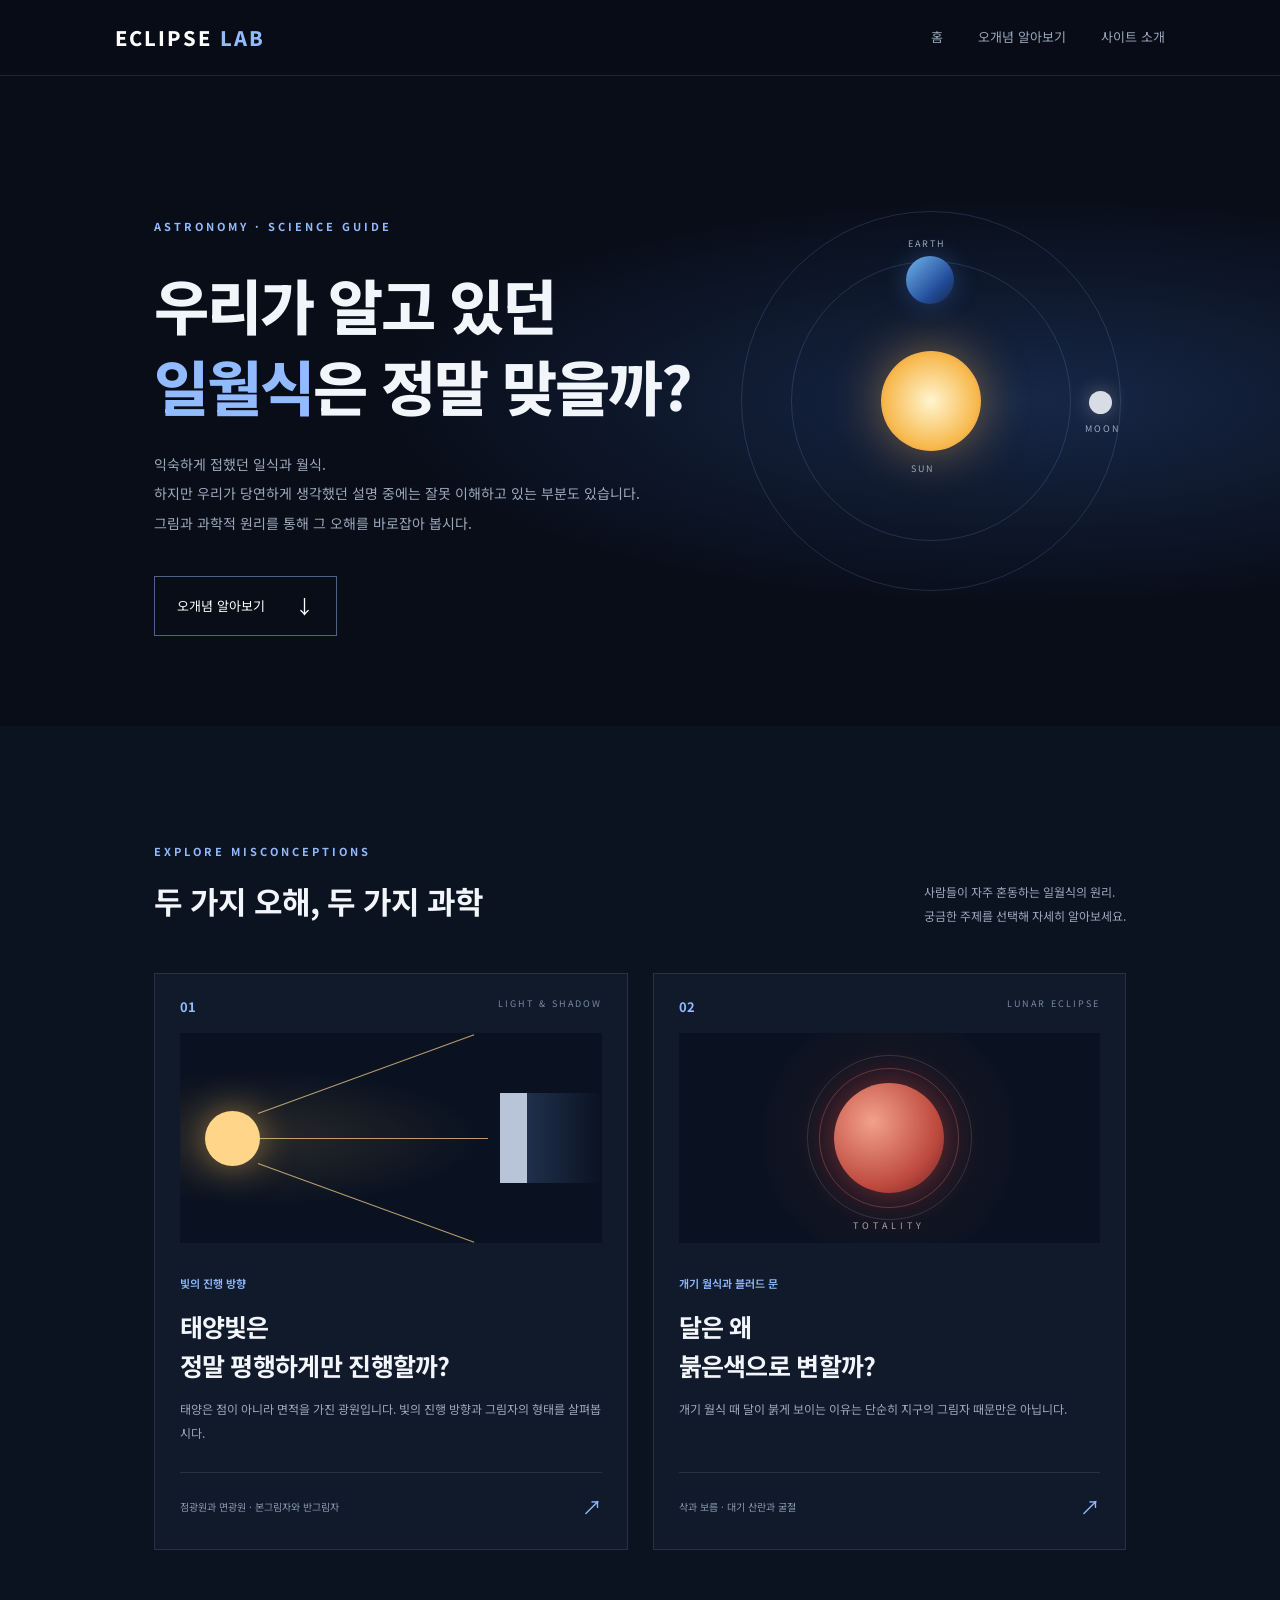
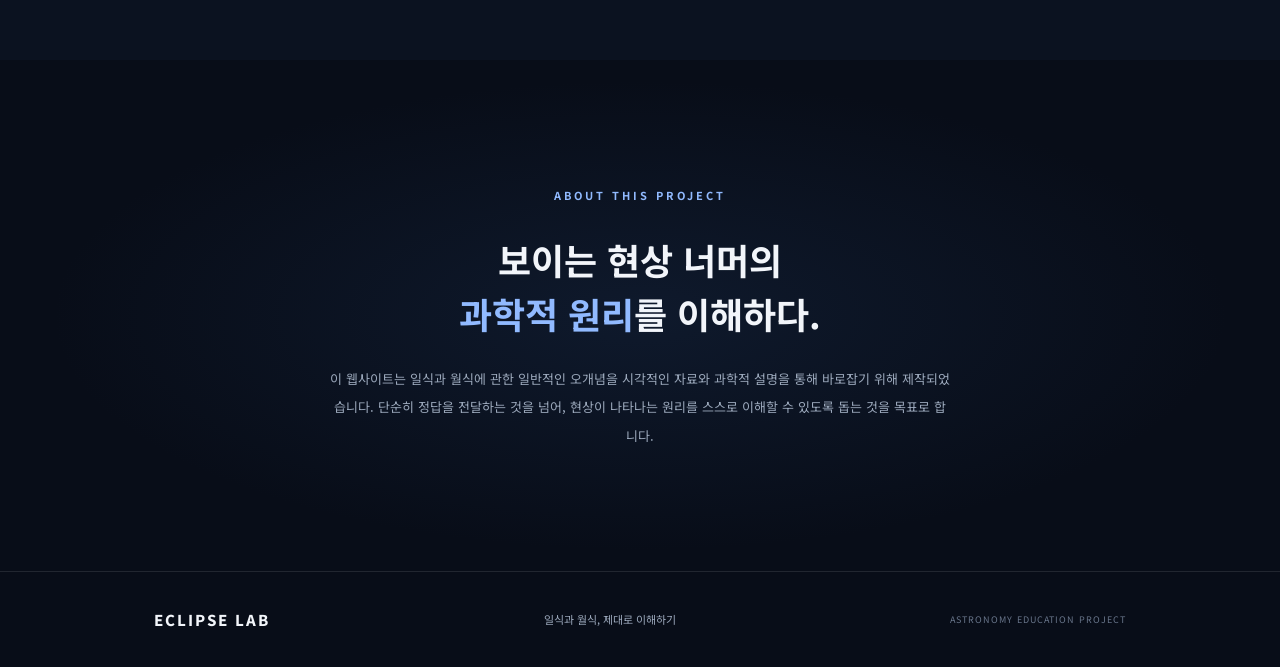
<file: index.html>
<!DOCTYPE html>
<html lang="ko">
<head>
    <meta charset="UTF-8">
    <meta name="viewport" content="width=device-width, initial-scale=1.0">
    <meta name="description" content="일식과 월식에 관한 잘못된 상식을 바로잡는 천문학 교육 웹사이트">
    <title>일월식, 제대로 알고 있나요?</title>
    <link rel="stylesheet" href="style.css">
</head>
<body>

    <!-- 헤더 -->
    <header class="header">
        <a href="#" class="logo">ECLIPSE <span>LAB</span></a>

        <nav class="navigation">
            <a href="#home">홈</a>
            <a href="#topics">오개념 알아보기</a>
            <a href="#about">사이트 소개</a>
        </nav>
    </header>

    <main>
        <!-- 메인 소개 영역 -->
        <section class="hero" id="home">
            <div class="hero-content">
                <span class="eyebrow">ASTRONOMY · SCIENCE GUIDE</span>

                <h1>
                    우리가 알고 있던<br>
                    <span>일월식</span>은 정말 맞을까?
                </h1>

                <p class="hero-description">
                    익숙하게 접했던 일식과 월식.<br>
                    하지만 우리가 당연하게 생각했던 설명 중에는
                    잘못 이해하고 있는 부분도 있습니다.<br>
                    그림과 과학적 원리를 통해 그 오해를 바로잡아 봅시다.
                </p>

                <a href="#topics" class="explore-button">
                    오개념 알아보기
                    <span>↓</span>
                </a>
            </div>

            <div class="hero-visual">
                <div class="orbit orbit-one"></div>
                <div class="orbit orbit-two"></div>
                <div class="sun"></div>
                <div class="earth"></div>
                <div class="moon"></div>
                <div class="visual-label label-sun">SUN</div>
                <div class="visual-label label-earth">EARTH</div>
                <div class="visual-label label-moon">MOON</div>
            </div>
        </section>

        <!-- 주제 카드 영역 -->
        <section class="topics-section" id="topics">

            <div class="section-heading">
                <div>
                    <span class="eyebrow">EXPLORE MISCONCEPTIONS</span>
                    <h2>두 가지 오해, 두 가지 과학</h2>
                </div>

                <p>
                    사람들이 자주 혼동하는 일월식의 원리.<br>
                    궁금한 주제를 선택해 자세히 알아보세요.
                </p>
            </div>

            <div class="card-container">

                <!-- 첫 번째 카드: 빛의 진행 방향 -->
                <a href="light.html"
                   class="topic-card light-card"
                   aria-label="빛의 진행 방향에 관한 오개념 알아보기">

                    <div class="card-top">
                        <span class="card-number">01</span>
                        <span class="card-category">LIGHT & SHADOW</span>
                    </div>

                    <div class="card-visual light-visual">
                        <div class="light-source"></div>
                        <div class="light-ray ray-one"></div>
                        <div class="light-ray ray-two"></div>
                        <div class="light-ray ray-three"></div>
                        <div class="shadow-object"></div>
                        <div class="shadow-area"></div>
                    </div>

                    <div class="card-content">
                        <span class="card-tag">빛의 진행 방향</span>

                        <h3>
                            태양빛은<br>
                            정말 평행하게만 진행할까?
                        </h3>

                        <p>
                            태양은 점이 아니라 면적을 가진 광원입니다.
                            빛의 진행 방향과 그림자의 형태를 살펴봅시다.
                        </p>

                        <div class="card-footer">
                            <span>점광원과 면광원 · 본그림자와 반그림자</span>
                            <span class="arrow">↗</span>
                        </div>
                    </div>
                </a>

                <!-- 두 번째 카드: 개기월식의 붉은색 -->
                <a href="lunar.html"
                   class="topic-card moon-card"
                   aria-label="개기 월식과 블러드 문에 관한 오개념 알아보기">

                    <div class="card-top">
                        <span class="card-number">02</span>
                        <span class="card-category">LUNAR ECLIPSE</span>
                    </div>

                    <div class="card-visual moon-visual">
                        <div class="eclipse-orbit"></div>
                        <div class="blood-moon"></div>
                        <div class="moon-glow"></div>
                        <span class="moon-visual-text">TOTALITY</span>
                    </div>

                    <div class="card-content">
                        <span class="card-tag">개기 월식과 블러드 문</span>

                        <h3>
                            달은 왜<br>
                            붉은색으로 변할까?
                        </h3>

                        <p>
                            개기 월식 때 달이 붉게 보이는 이유는
                            단순히 지구의 그림자 때문만은 아닙니다.
                        </p>

                        <div class="card-footer">
                            <span>삭과 보름 · 대기 산란과 굴절</span>
                            <span class="arrow">↗</span>
                        </div>
                    </div>
                </a>

            </div>
        </section>

        <!-- 사이트 소개 -->
        <section class="about-section" id="about">
            <span class="eyebrow">ABOUT THIS PROJECT</span>

            <h2>
                보이는 현상 너머의<br>
                <span>과학적 원리</span>를 이해하다.
            </h2>

            <p>
                이 웹사이트는 일식과 월식에 관한 일반적인 오개념을
                시각적인 자료와 과학적 설명을 통해 바로잡기 위해 제작되었습니다.
                단순히 정답을 전달하는 것을 넘어, 현상이 나타나는 원리를
                스스로 이해할 수 있도록 돕는 것을 목표로 합니다.
            </p>
        </section>

    </main>

    <!-- 푸터 -->
    <footer class="footer">
        <div class="footer-logo">ECLIPSE LAB</div>
        <p>일식과 월식, 제대로 이해하기</p>
        <span>ASTRONOMY EDUCATION PROJECT</span>
    </footer>

</body>
</html>
</file>
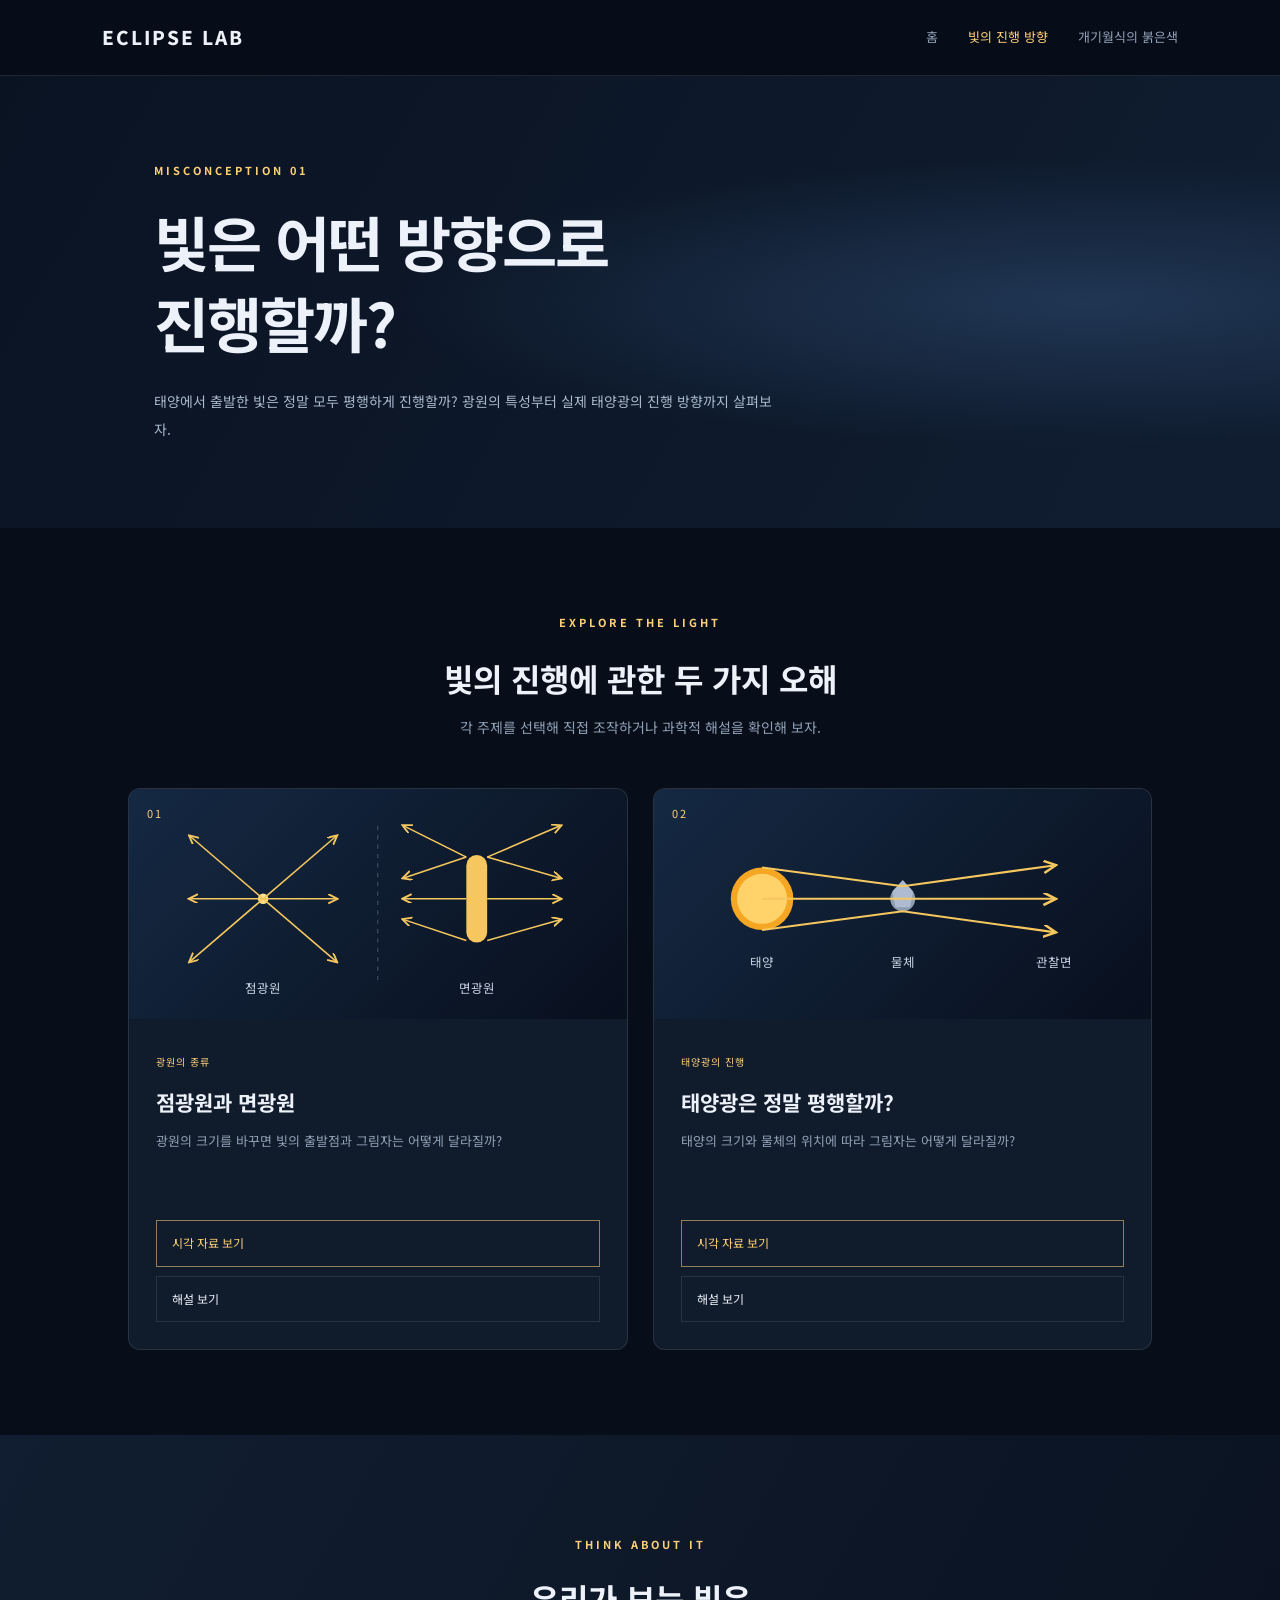
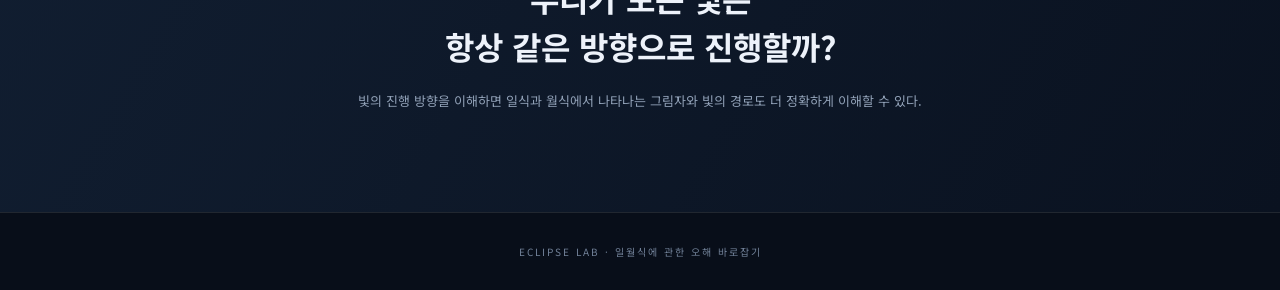
<file: light.html>
<!DOCTYPE html>
<html lang="ko">
<head>
  <meta charset="UTF-8">
  <meta name="viewport" content="width=device-width, initial-scale=1.0">
  <title>빛의 진행 방향 | 일월식 오해 바로잡기</title>

  <link rel="stylesheet" href="light.css">
  <script src="light.js" defer></script>
</head>

<body>
  <header class="site-header">
    <a href="index.html" class="logo">ECLIPSE LAB</a>

    <nav>
      <a href="index.html">홈</a>
      <a href="light.html" class="active">빛의 진행 방향</a>
      <a href="lunar.html">개기월식의 붉은색</a>
    </nav>
  </header>

  <main>
    <!-- 메인 소개 -->
    <section class="hero">
      <span class="eyebrow">MISCONCEPTION 01</span>

      <h1>
        빛은 어떤 방향으로<br>
        진행할까?
      </h1>

      <p>
        태양에서 출발한 빛은 정말 모두 평행하게 진행할까?
        광원의 특성부터 실제 태양광의 진행 방향까지 살펴보자.
      </p>
    </section>

    <!-- 주제 선택 -->
    <section class="content-section">
      <div class="section-heading">
        <span class="eyebrow">EXPLORE THE LIGHT</span>

        <h2>빛의 진행에 관한 두 가지 오해</h2>

        <p>
          각 주제를 선택해 직접 조작하거나 과학적 해설을 확인해 보자.
        </p>
      </div>

      <div class="topic-grid">

        <!-- 점광원과 면광원 -->
        <article class="topic-card">
          <div class="topic-number">01</div>

          <div class="topic-illustration source-illustration">
            <svg viewBox="0 0 400 190" role="img" aria-label="점광원과 면광원">

              <defs>
                <marker
                  id="cardRayArrow"
                  markerWidth="7"
                  markerHeight="7"
                  refX="5"
                  refY="3"
                  orient="auto"
                >
                  <path
                    d="M0 0 L6 3 L0 6"
                    fill="none"
                    stroke="#f5c75e"
                    stroke-width="1.2"
                  />
                </marker>
              </defs>

              <!-- 점광원 -->
              <circle cx="90" cy="90" r="5" fill="#ffe18a"/>

              <g
                stroke="#f5c75e"
                stroke-width="1.5"
                fill="none"
                marker-end="url(#cardRayArrow)"
              >
                <path d="M90 90 L20 30"/>
                <path d="M90 90 L20 90"/>
                <path d="M90 90 L20 150"/>
                <path d="M90 90 L160 30"/>
                <path d="M90 90 L160 90"/>
                <path d="M90 90 L160 150"/>
              </g>

              <line
                x1="200"
                y1="20"
                x2="200"
                y2="170"
                stroke="#43516a"
                stroke-dasharray="4 5"
              />

              <!-- 면광원 -->
              <rect
                x="285"
                y="48"
                width="20"
                height="84"
                rx="10"
                fill="#f5c75e"
              />

              <g
                stroke="#f5c75e"
                stroke-width="1.5"
                fill="none"
                marker-end="url(#cardRayArrow)"
              >
                <path d="M285 50 L225 20"/>
                <path d="M285 50 L225 70"/>
                <path d="M285 90 L225 90"/>
                <path d="M285 130 L225 110"/>
                <path d="M305 50 L375 20"/>
                <path d="M305 50 L375 70"/>
                <path d="M305 90 L375 90"/>
                <path d="M305 130 L375 110"/>
              </g>

              <text
                x="90"
                y="180"
                text-anchor="middle"
                fill="#c7d2e3"
                font-size="12"
              >
                점광원
              </text>

              <text
                x="295"
                y="180"
                text-anchor="middle"
                fill="#c7d2e3"
                font-size="12"
              >
                면광원
              </text>

            </svg>
          </div>

          <div class="topic-card-content">
            <span class="topic-category">광원의 종류</span>

            <h3>점광원과 면광원</h3>

            <p>
              광원의 크기를 바꾸면 빛의 출발점과 그림자는 어떻게 달라질까?
            </p>

            <div class="card-actions">
              <button
                class="primary-button"
                data-topic="source"
                data-action="visual"
              >
                시각 자료 보기
              </button>

              <button
                class="secondary-button"
                data-topic="source"
                data-action="explanation"
              >
                해설 보기
              </button>
            </div>
          </div>
        </article>

        <!-- 태양광의 진행 -->
        <article class="topic-card">
          <div class="topic-number">02</div>

          <div class="topic-illustration path-illustration">
            <svg viewBox="0 0 400 190" role="img" aria-label="태양에서 출발한 빛">

              <defs>
                <marker
                  id="cardPathArrow"
                  markerWidth="7"
                  markerHeight="7"
                  refX="5"
                  refY="3"
                  orient="auto"
                >
                  <path
                    d="M0 0 L6 3 L0 6"
                    fill="none"
                    stroke="#f5c75e"
                    stroke-width="1.2"
                  />
                </marker>
              </defs>

              <!-- 태양 -->
              <circle cx="65" cy="90" r="30" fill="#f5a623"/>
              <circle cx="65" cy="90" r="24" fill="#ffd36a"/>

              <!-- 물체 -->
              <circle cx="200" cy="90" r="12" fill="#8d9caf"/>

              <path
                d="M190 83 L200 72 L210 83 L207 98 L193 98 Z"
                fill="#aebbd0"
              />

              <!-- 광선 -->
              <g
                stroke="#f5c75e"
                stroke-width="2"
                fill="none"
                marker-end="url(#cardPathArrow)"
              >
                <path d="M65 60 L200 78 L345 58"/>
                <path d="M65 90 L200 90 L345 90"/>
                <path d="M65 120 L200 102 L345 122"/>
              </g>

              <text
                x="65"
                y="155"
                text-anchor="middle"
                fill="#c7d2e3"
                font-size="12"
              >
                태양
              </text>

              <text
                x="200"
                y="155"
                text-anchor="middle"
                fill="#c7d2e3"
                font-size="12"
              >
                물체
              </text>

              <text
                x="345"
                y="155"
                text-anchor="middle"
                fill="#c7d2e3"
                font-size="12"
              >
                관찰면
              </text>

            </svg>
          </div>

          <div class="topic-card-content">
            <span class="topic-category">태양광의 진행</span>

            <h3>태양광은 정말 평행할까?</h3>

            <p>
              태양의 크기와 물체의 위치에 따라 그림자는 어떻게 달라질까?
            </p>

            <div class="card-actions">
              <button
                class="primary-button"
                data-topic="path"
                data-action="visual"
              >
                시각 자료 보기
              </button>

              <button
                class="secondary-button"
                data-topic="path"
                data-action="explanation"
              >
                해설 보기
              </button>
            </div>
          </div>
        </article>

      </div>
    </section>

    <!-- 마무리 -->
    <section class="closing-section">
      <span class="eyebrow">THINK ABOUT IT</span>

      <h2>
        우리가 보는 빛은<br>
        항상 같은 방향으로 진행할까?
      </h2>

      <p>
        빛의 진행 방향을 이해하면 일식과 월식에서 나타나는 그림자와
        빛의 경로도 더 정확하게 이해할 수 있다.
      </p>
    </section>
  </main>

  <!-- 푸터 -->
  <footer>
    <p>ECLIPSE LAB · 일월식에 관한 오해 바로잡기</p>
  </footer>


  <!-- =====================================
       모달
  ====================================== -->

  <div
    class="modal"
    id="modal"
    aria-hidden="true"
  >

    <div
      class="modal-window"
      role="dialog"
      aria-modal="true"
      aria-labelledby="modalTitle"
    >

      <!-- 모달 헤더 -->
      <div class="modal-header">

        <div>
          <span class="eyebrow" id="modalEyebrow">
            EXPLORE
          </span>

          <h2 id="modalTitle">
            시각 자료
          </h2>
        </div>

        <button
          class="modal-close"
          id="modalClose"
          aria-label="닫기"
        >
          ×
        </button>

      </div>


      <!-- 모달 본문 -->
      <div class="modal-body">

        <!-- =================================
             시각 자료 영역
        ================================== -->

        <div
          id="visualContent"
          class="modal-content"
        >

          <!-- ---------------------------------
               실험 1: 점광원과 면광원
          ---------------------------------- -->

          <section
            class="visual-panel"
            id="sourcePanel"
            hidden
          >

            <div class="interactive-intro">

              <span class="learning-kicker">
                INTERACTIVE EXPERIMENT · 01
              </span>

              <h3>광원의 크기를 직접 바꿔 보자</h3>

              <p>
                광원 크기와 관찰면까지의 거리를 조절하며
                광선과 그림자의 변화를 확인해 봐.
              </p>

            </div>


            <!-- 광원 모드 선택 -->
            <div class="experiment-toolbar">

              <div
                class="segmented-buttons"
                role="group"
                aria-label="광원 모델 선택"
              >

                <button
                  class="mode-button active"
                  data-source-mode="extended"
                >
                  크기가 있는 광원
                </button>

                <button
                  class="mode-button"
                  data-source-mode="point"
                >
                  점광원 근사
                </button>

              </div>

            </div>


            <!-- 시뮬레이션 -->
            <div class="simulation-frame">

              <svg
                id="sourceSvg"
                viewBox="0 0 760 360"
                role="img"
                aria-label="광원에서 물체를 거쳐 관찰면에 도달하는 빛과 그림자"
              >

                <defs>
                  <linearGradient
                    id="sourceGlow"
                    x1="0"
                    x2="1"
                  >
                    <stop offset="0" stop-color="#ffd36a"/>
                    <stop offset="1" stop-color="#f5a623"/>
                  </linearGradient>
                </defs>

                <!-- 그림자 -->
                <g id="sourceShadow"></g>

                <!-- 광선 -->
                <g id="sourceRays"></g>

                <!-- 광원 -->
                <g id="sourceBody">

                  <rect
                    id="sourceEmitter"
                    x="70"
                    y="115"
                    width="18"
                    height="130"
                    rx="9"
                    fill="url(#sourceGlow)"
                  />

                  <circle
                    id="pointEmitter"
                    cx="79"
                    cy="180"
                    r="7"
                    fill="#ffe18a"
                    hidden
                  />

                </g>

                <!-- 물체 -->
                <rect
                  id="sourceObject"
                  x="350"
                  y="150"
                  width="18"
                  height="60"
                  rx="4"
                  fill="#aebbd0"
                />

                <!-- 관찰면 -->
                <line
                  x1="680"
                  y1="45"
                  x2="680"
                  y2="315"
                  stroke="#9baac0"
                  stroke-width="4"
                />

                <text
                  x="79"
                  y="335"
                  fill="#c7d2e3"
                  text-anchor="middle"
                  font-size="14"
                >
                  광원
                </text>

                <text
                  x="359"
                  y="335"
                  fill="#c7d2e3"
                  text-anchor="middle"
                  font-size="14"
                >
                  물체
                </text>

                <text
                  x="680"
                  y="335"
                  fill="#c7d2e3"
                  text-anchor="middle"
                  font-size="14"
                >
                  관찰면
                </text>

              </svg>

            </div>


            <!-- 실험 조절 -->
            <div class="experiment-controls">

              <!-- 광원 크기 -->
              <label
                class="control-row"
                for="sourceSize"
              >

                <span>광원 크기</span>

                <output id="sourceSizeValue">
                  100%
                </output>

                <input
                  id="sourceSize"
                  type="range"
                  min="0"
                  max="100"
                  value="100"
                />

              </label>


              <!-- 물체 위치 -->
              <label
                class="control-row"
                for="sourceObjectPosition"
              >

                <span>물체의 위치</span>

                <output id="sourceObjectPositionValue">
                  45%
                </output>

                <input
                  id="sourceObjectPosition"
                  type="range"
                  min="0"
                  max="100"
                  value="45"
                />

              </label>


              <!-- 광선 표시 -->
              <label
                class="control-row"
                for="sourceShowRays"
              >

                <span>빛의 경로 표시</span>

                <input
                  id="sourceShowRays"
                  type="checkbox"
                  checked
                />

              </label>


              <!-- 초기화 버튼: 항상 동일한 위치 -->
              <div class="experiment-actions">

                <button
                  class="secondary-button"
                  id="sourceReset"
                >
                  초기화
                </button>

              </div>

            </div>


            <!-- 실시간 관찰 내용 -->
            <p
              class="live-observation"
              id="sourceStatus"
              aria-live="polite"
            >
              광원의 크기를 바꿔 보세요.
            </p>

          </section>


          <!-- ---------------------------------
               실험 2: 태양광의 진행
          ---------------------------------- -->

          <section
            class="visual-panel"
            id="pathPanel"
            hidden
          >

            <div class="interactive-intro">

              <span class="learning-kicker">
                INTERACTIVE EXPERIMENT · 02
              </span>

              <h3>태양광은 얼마나 평행할까?</h3>

              <p>
                태양의 크기와 물체의 위치를 바꾸며
                실제 광선과 평행광선 근사를 비교해 봐.
              </p>

            </div>


            <!-- 광선 모드 선택 -->
            <div class="experiment-toolbar">

              <div
                class="segmented-buttons"
                role="group"
                aria-label="광선 모델 선택"
              >

                <button
                  class="mode-button active"
                  data-path-mode="actual"
                >
                  실제 태양광
                </button>

                <button
                  class="mode-button"
                  data-path-mode="parallel"
                >
                  평행광선 근사
                </button>

              </div>

            </div>


            <!-- 시뮬레이션 -->
            <div class="simulation-frame">

              <svg
                id="pathSvg"
                viewBox="0 0 760 360"
                role="img"
                aria-label="태양과 물체, 관찰면 및 광선의 진행"
              >

                <!-- 그림자 -->
                <g id="pathShadow"></g>

                <!-- 광선 -->
                <g id="pathRays"></g>

                <!-- 태양 -->
                <circle
                  cx="80"
                  cy="180"
                  r="42"
                  fill="#f5a623"
                />

                <circle
                  cx="80"
                  cy="180"
                  r="34"
                  fill="#ffd36a"
                />

                <!-- 물체 -->
                <rect
                  id="pathOccluder"
                  x="350"
                  y="150"
                  width="18"
                  height="60"
                  rx="4"
                  fill="#aebbd0"
                />

                <!-- 관찰면 -->
                <line
                  x1="680"
                  y1="45"
                  x2="680"
                  y2="315"
                  stroke="#9baac0"
                  stroke-width="4"
                />

                <text
                  x="80"
                  y="335"
                  fill="#c7d2e3"
                  text-anchor="middle"
                  font-size="14"
                >
                  태양
                </text>

                <text
                  x="359"
                  y="335"
                  fill="#c7d2e3"
                  text-anchor="middle"
                  font-size="14"
                >
                  물체
                </text>

                <text
                  x="680"
                  y="335"
                  fill="#c7d2e3"
                  text-anchor="middle"
                  font-size="14"
                >
                  관찰면
                </text>

              </svg>

            </div>


            <!-- 실험 조절 -->
            <div class="experiment-controls">

              <!-- 물체 위치 -->
              <label
                class="control-row"
                for="objectPosition"
              >

                <span>물체의 위치</span>

                <output id="objectPositionValue">
                  45%
                </output>

                <input
                  id="objectPosition"
                  type="range"
                  min="0"
                  max="100"
                  value="45"
                />

              </label>


              <!-- 태양 겉보기 크기 -->
              <label
                class="control-row"
                for="pathSourceSize"
              >

                <span>태양의 겉보기 크기</span>

                <output id="pathSourceSizeValue">
                  100%
                </output>

                <input
                  id="pathSourceSize"
                  type="range"
                  min="10"
                  max="100"
                  value="100"
                />

              </label>


              <!-- 광선 표시 -->
              <label
                class="control-row"
                for="showRays"
              >

                <span>빛의 경로 표시</span>

                <input
                  id="showRays"
                  type="checkbox"
                  checked
                />

              </label>


              <!-- 초기화 버튼: 항상 동일한 위치 -->
              <div class="experiment-actions">

                <button
                  class="secondary-button"
                  id="pathReset"
                >
                  초기화
                </button>

              </div>

            </div>


            <!-- 실시간 관찰 내용 -->
            <p
              class="live-observation"
              id="pathDescription"
              aria-live="polite"
            >
              물체의 위치를 바꿔 보세요.
            </p>

          </section>

        </div>


        <!-- =================================
             과학적 해설 영역
        ================================== -->

        <div
          id="explanationContent"
          class="modal-content"
          hidden
        >

          <!-- 점광원과 면광원 해설 -->
          <section
            class="explanation-content"
            id="sourceExplanation"
            hidden
          >

            <span class="eyebrow">
              CONCEPT 01 · EXPLANATION
            </span>

            <h3>점광원과 면광원</h3>

            <h4>1. 점광원</h4>

            <p>
              점광원은 빛이 하나의 점에서 출발한다고 이상화한 광원이다.
              광원의 크기를 무시할 수 있을 때 사용하며, 한 점에서
              모든 방향으로 빛을 방출한다고 생각한다.
            </p>

            <p>
              점광원에서 출발한 빛은 모든 방향으로 퍼져 나가며,
              거리가 멀어질수록 빛이 도달하는 면적이 넓어진다.
              따라서 단위 면적에 도달하는 빛의 양은 거리의 제곱에
              반비례한다. 이를 역제곱 법칙이라고 한다.
            </p>


            <h4>2. 면광원</h4>

            <p>
              면광원은 점과 달리 일정한 크기를 가진 광원이다.
              광원의 모든 지점에서 각각 빛이 방출되므로,
              하나의 점이 아니라 여러 지점에서 출발한 광선을
              함께 고려해야 한다.
            </p>

            <p>
              예를 들어 태양은 크기가 있는 천체이므로 면광원이다.
              태양의 위쪽 끝과 아래쪽 끝에서 출발한 빛은
              서로 다른 방향으로 진행할 수 있다.
            </p>


            <h4>3. 그림자의 형성</h4>

            <p>
              점광원 앞에 불투명한 물체를 놓으면 물체가 빛을 가리는
              영역에 그림자가 생긴다. 점광원은 하나의 점에서 빛이
              출발한다고 가정하므로, 그림자의 경계가 뚜렷하게 나타나며
              이상적인 모형에서는 본그림자만 형성된다.
            </p>

            <p>
              반면 면광원에서는 광원의 각 지점에서 출발한 빛이
              서로 다른 경로로 진행한다. 이때 물체가 광원 전체를
              가리는 영역에는 본그림자가 생기고, 광원의 일부에서
              출발한 빛만 도달하는 영역에는 반그림자가 생긴다.
            </p>


            <h4>4. 본그림자와 반그림자</h4>

            <p>
              본그림자는 광원의 어느 지점에서 출발한 빛도 도달하지
              못하는 영역이다. 반그림자는 광원의 일부에서 출발한
              빛은 도달하지만 나머지 빛은 물체에 가려지는 영역이다.
              따라서 본그림자는 어둡고, 반그림자는 상대적으로 밝게 보인다.
            </p>


            <div class="concept-highlight">
              <strong>핵심 정리</strong>
              <p>
                점광원은 하나의 점에서 빛이 출발한다고 가정하는 모델로,
                뚜렷한 본그림자를 만든다. 면광원은 광원의 여러 지점에서
                빛이 출발하므로 본그림자뿐 아니라 반그림자도 형성할 수 있다.
              </p>
            </div>

          </section>


          <!-- 태양광 해설 -->
          <section
            class="explanation-content"
            id="pathExplanation"
            hidden
          >

            <span class="eyebrow">
              CONCEPT 02 · EXPLANATION
            </span>

            <h3>태양광은 정말 평행할까?</h3>

            <h4>1. 태양은 면광원</h4>

            <p>
              태양은 유한한 크기를 가진 천체이므로 점이 아니라
              면광원으로 취급한다. 태양 표면의 서로 다른 지점에서
              출발한 빛은 지구에 도달할 때 완전히 같은 방향을
              갖지 않는다.
            </p>

            <p>
              태양의 위쪽 끝과 아래쪽 끝에서 출발한 빛은
              서로 다른 방향으로 진행한다. 따라서 실제 태양광은
              완벽하게 평행한 광선이 아니라 조금씩 다른 방향을 가진다.
            </p>


            <h4>2. 평행광선 근사</h4>

            <p>
              태양과 지구 사이의 거리는 태양의 지름에 비해 매우 크다.
              따라서 지구 부근에서 태양의 서로 다른 지점으로부터
              온 광선 사이의 방향 차이는 작다.
            </p>

            <p>
              이 때문에 많은 상황에서는 실제 광선의 방향 차이를
              무시하고 태양광을 서로 평행한 광선으로 근사한다.
              이렇게 하면 빛의 진행과 그림자의 형성을 더 간단하게
              설명할 수 있다.
            </p>


            <h4>3. 태양광과 그림자</h4>

            <p>
              태양은 면광원이기 때문에 태양광이 물체에 가려지면
              본그림자와 반그림자가 형성될 수 있다.
              태양의 위쪽 끝과 아래쪽 끝에서 출발한 광선이
              서로 다른 경로로 진행하기 때문이다.
            </p>


            <h4>4. 모형을 해석할 때 주의할 점</h4>

            <p>
              평행광선은 실제 태양광이 수학적으로 완벽한 평행선이라는
              뜻이 아니다. 실제 광선의 발산이 작기 때문에
              계산과 설명을 단순화하기 위해 사용하는 근사 모형이다.
            </p>


            <div class="concept-highlight">
              <strong>핵심 정리</strong>
              <p>
                태양은 크기가 있는 면광원이므로 태양 표면의 각 지점에서
                출발한 빛은 서로 조금씩 다른 방향으로 진행한다.
                다만 태양과 지구 사이의 거리가 매우 멀기 때문에
                지구 부근에서는 태양광을 평행광선으로 근사할 수 있다.
              </p>
            </div>

          </section>

        </div>

      </div>


      <!-- 모달 하단 -->
      <div class="modal-footer">

        <button
          class="secondary-button"
          id="modalBottomClose"
        >
          닫기
        </button>

      </div>

    </div>

  </div>

</body>
</html>
</file>
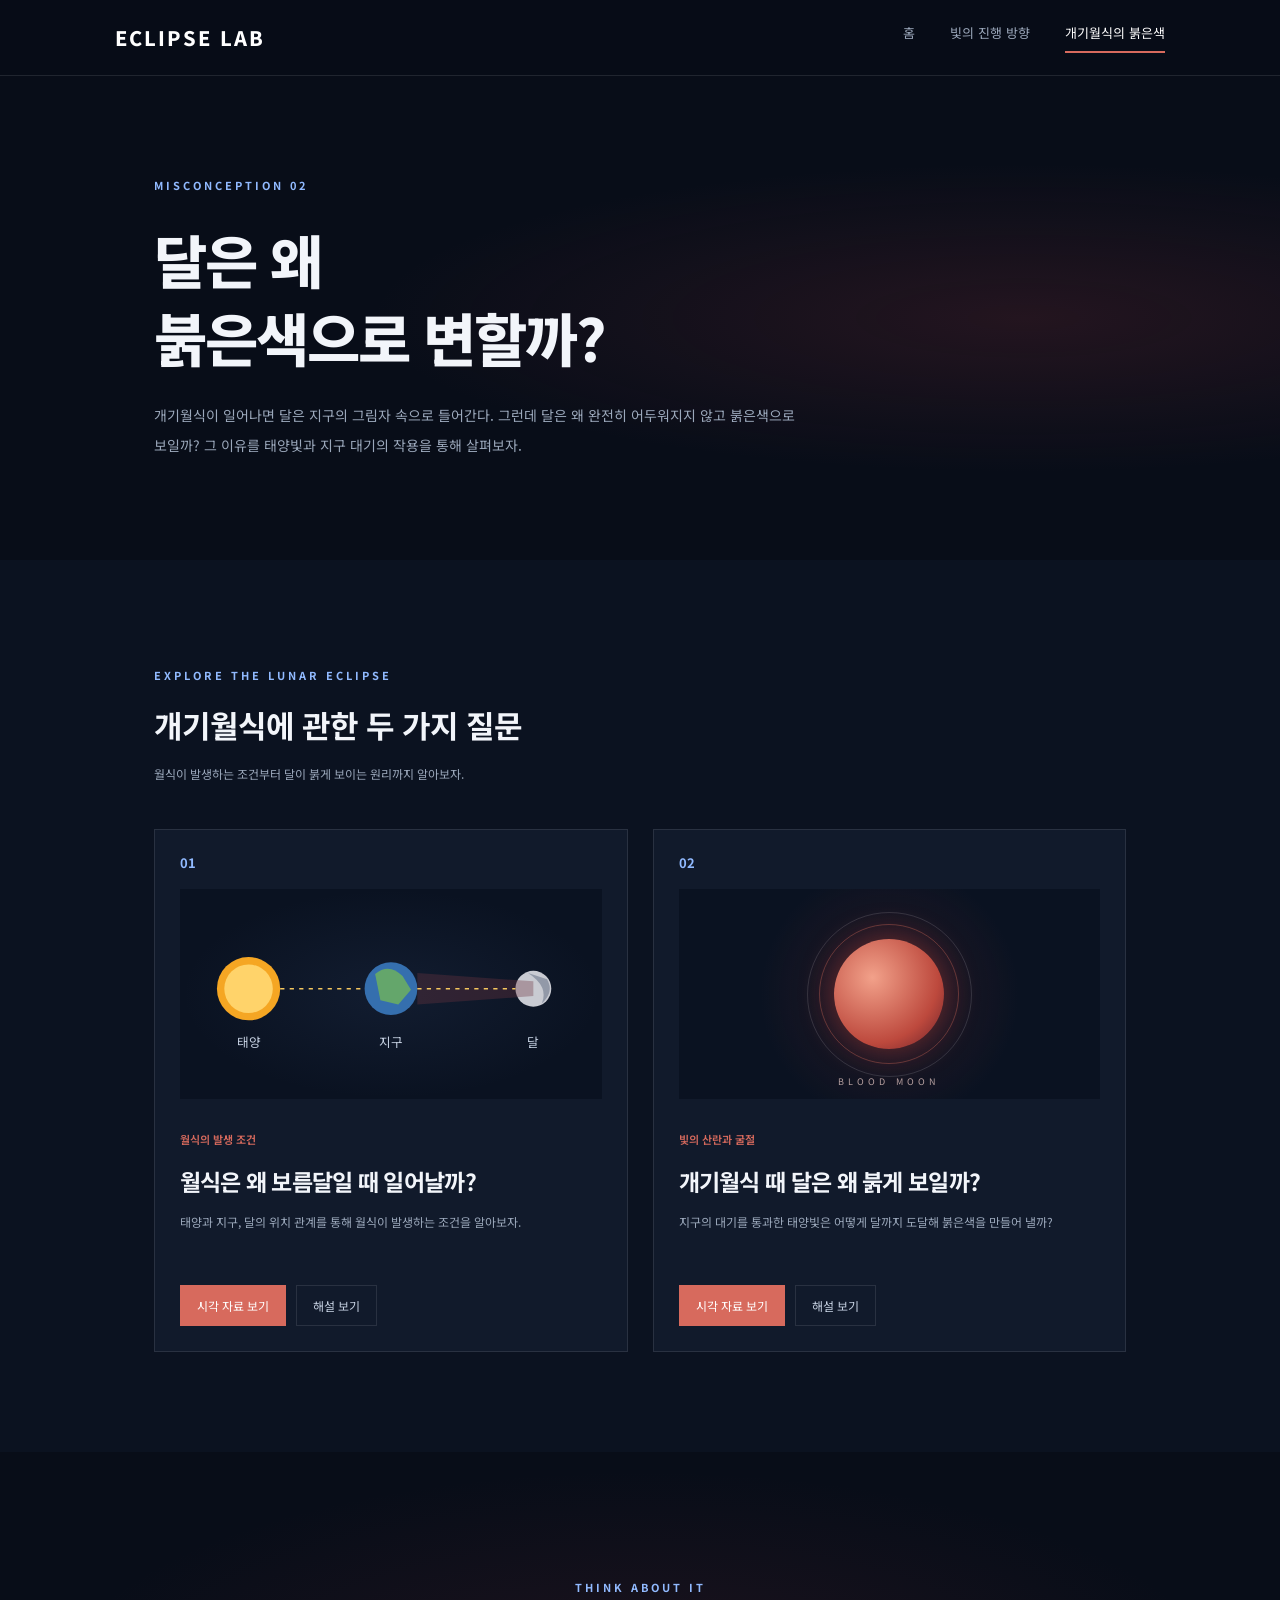
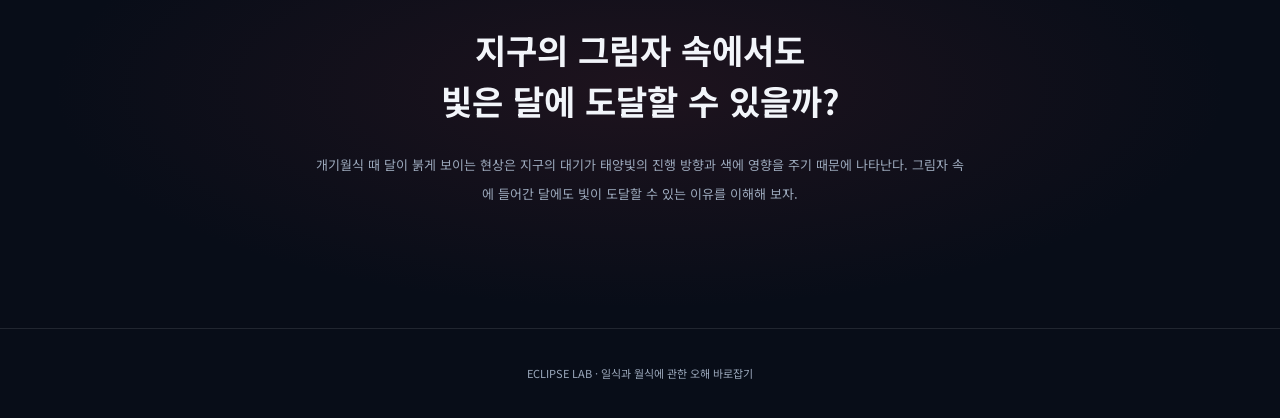
<file: lunar.html>
<!DOCTYPE html>
<html lang="ko">
<head>
    <meta charset="UTF-8">
    <meta name="viewport" content="width=device-width, initial-scale=1.0">
    <meta name="description" content="개기월식 때 달이 붉게 보이는 과학적 원리를 알아보는 천문학 교육 페이지">
    <title>개기월식의 붉은색 | ECLIPSE LAB</title>

    <link rel="stylesheet" href="lunar.css">
    <script src="lunar.js" defer></script>
</head>

<body>

    <header class="site-header">
        <a href="index.html" class="logo">ECLIPSE LAB</a>

        <nav>
            <a href="index.html">홈</a>
            <a href="light.html">빛의 진행 방향</a>
            <a href="lunar.html" class="active">개기월식의 붉은색</a>
        </nav>
    </header>

    <main>

        <section class="hero">
            <span class="eyebrow">MISCONCEPTION 02</span>

            <h1>
                달은 왜<br>
                붉은색으로 변할까?
            </h1>

            <p>
                개기월식이 일어나면 달은 지구의 그림자 속으로 들어간다.
                그런데 달은 왜 완전히 어두워지지 않고 붉은색으로 보일까?
                그 이유를 태양빛과 지구 대기의 작용을 통해 살펴보자.
            </p>
        </section>

        <section class="content-section">

            <div class="section-heading">
                <span class="eyebrow">EXPLORE THE LUNAR ECLIPSE</span>

                <h2>개기월식에 관한 두 가지 질문</h2>

                <p>
                    월식이 발생하는 조건부터 달이 붉게 보이는 원리까지 알아보자.
                </p>
            </div>

            <div class="topic-grid">

                <article class="topic-card">

                    <div class="topic-number">01</div>

                    <div class="topic-illustration alignment-illustration">

                        <svg viewBox="0 0 400 190"
                             role="img"
                             aria-label="태양과 지구, 달이 일직선으로 배열된 모습">

                            <circle cx="65" cy="90" r="30" fill="#f5a623"/>
                            <circle cx="65" cy="90" r="23" fill="#ffd36a"/>

                            <circle cx="200" cy="90" r="25" fill="#356fae"/>
                            <path d="M185 76 Q198 65 211 78 L219 91 L207 105 L190 101 Z"
                                  fill="#64a66b"/>

                            <circle cx="335" cy="90" r="17" fill="#c9cbd2"/>
                            <path d="M330 75 Q350 88 343 104 Q355 93 348 81 Z"
                                  fill="#9299a8"/>

                            <path d="M225 75 L335 83 L335 97 L225 105 Z"
                                  fill="#6d3540"
                                  opacity="0.35"/>

                            <path d="M95 90 H175 M225 90 H318"
                                  stroke="#f5c75e"
                                  stroke-width="1.5"
                                  stroke-dasharray="4 5"/>

                            <text x="65" y="145" text-anchor="middle"
                                  fill="#c7d2e3" font-size="12">태양</text>
                            <text x="200" y="145" text-anchor="middle"
                                  fill="#c7d2e3" font-size="12">지구</text>
                            <text x="335" y="145" text-anchor="middle"
                                  fill="#c7d2e3" font-size="12">달</text>

                        </svg>

                    </div>

                    <div class="topic-card-content">

                        <span class="topic-category">월식의 발생 조건</span>

                        <h3>월식은 왜 보름달일 때 일어날까?</h3>

                        <p>
                            태양과 지구, 달의 위치 관계를 통해
                            월식이 발생하는 조건을 알아보자.
                        </p>

                        <div class="card-actions">

                            <button class="primary-button"
                                    data-topic="alignment"
                                    data-action="visual">
                                시각 자료 보기
                            </button>

                            <button class="secondary-button"
                                    data-topic="alignment"
                                    data-action="explanation">
                                해설 보기
                            </button>

                        </div>

                    </div>

                </article>

                <article class="topic-card">

                    <div class="topic-number">02</div>

                    <div class="topic-illustration redmoon-illustration">

                        <div class="redmoon-orbit"></div>
                        <div class="redmoon-glow"></div>
                        <div class="redmoon"></div>

                        <div class="redmoon-label">BLOOD MOON</div>

                    </div>

                    <div class="topic-card-content">

                        <span class="topic-category">빛의 산란과 굴절</span>

                        <h3>개기월식 때 달은 왜 붉게 보일까?</h3>

                        <p>
                            지구의 대기를 통과한 태양빛은 어떻게
                            달까지 도달해 붉은색을 만들어 낼까?
                        </p>

                        <div class="card-actions">

                            <button class="primary-button"
                                    data-topic="redmoon"
                                    data-action="visual">
                                시각 자료 보기
                            </button>

                            <button class="secondary-button"
                                    data-topic="redmoon"
                                    data-action="explanation">
                                해설 보기
                            </button>

                        </div>

                    </div>

                </article>

            </div>
        </section>

        <section class="closing-section">

            <span class="eyebrow">THINK ABOUT IT</span>

            <h2>
                지구의 그림자 속에서도<br>
                빛은 달에 도달할 수 있을까?
            </h2>

            <p>
                개기월식 때 달이 붉게 보이는 현상은
                지구의 대기가 태양빛의 진행 방향과 색에 영향을 주기 때문에 나타난다.
                그림자 속에 들어간 달에도 빛이 도달할 수 있는 이유를 이해해 보자.
            </p>

        </section>

    </main>

    <footer>
        <p>ECLIPSE LAB · 일식과 월식에 관한 오해 바로잡기</p>
    </footer>

    <div class="modal" id="modal" aria-hidden="true">

        <div class="modal-window"
             role="dialog"
             aria-modal="true"
             aria-labelledby="modalTitle">

            <div class="modal-header">

                <div>
                    <span class="eyebrow" id="modalEyebrow">
                        EXPLORE
                    </span>

                    <h2 id="modalTitle">시각 자료</h2>
                </div>

                <button class="modal-close"
                        id="modalClose"
                        aria-label="닫기">
                    ×
                </button>

            </div>

            <div class="modal-body">

                <div id="visualContent" class="modal-content">

                    <section class="visual-panel"
                             id="alignmentPanel"
                             hidden>

                        <div class="interactive-intro">

                            <span class="learning-kicker">
                                INTERACTIVE MODEL · 01
                            </span>

                            <h3>태양, 지구, 달의 위치를 살펴보자</h3>

                            <p>
                                달의 위치를 움직이며 지구의 그림자에
                                들어가는 위치와 월식의 관계를 확인해 보자.
                            </p>

                        </div>

                        <div class="simulation-frame">

                            <svg id="alignmentSvg"
                                 viewBox="0 0 760 390"
                                 role="img"
                                 aria-label="태양과 지구, 달의 위치에 따른 월식 시뮬레이션">

                                <defs>
                                    <radialGradient id="sunGradient">
                                        <stop offset="0%" stop-color="#fff3c0"/>
                                        <stop offset="70%" stop-color="#ffd36a"/>
                                        <stop offset="100%" stop-color="#e58b32"/>
                                    </radialGradient>
                                </defs>

                                <g class="stars">
                                    <circle cx="510" cy="55" r="1.5"/>
                                    <circle cx="620" cy="100" r="1"/>
                                    <circle cx="470" cy="310" r="1.5"/>
                                    <circle cx="710" cy="270" r="1"/>
                                    <circle cx="390" cy="70" r="1"/>
                                </g>

                                <circle cx="80" cy="195" r="43"
                                        fill="url(#sunGradient)"/>

                                <g id="alignmentSunlight"
                                   stroke="#f5c75e"
                                   stroke-width="1.5"
                                   opacity="0.55">

                                    <path d="M123 152 L310 145"/>
                                    <path d="M123 195 L310 195"/>
                                    <path d="M123 238 L310 245"/>

                                </g>

                                <g id="earthShadow">

                                    <path d="M380 160 L720 175 L720 215 L380 230 Z"
                                          fill="#171c2a"
                                          opacity="0.9"/>

                                    <path d="M380 174 L720 186 L720 204 L380 216 Z"
                                          fill="#080b13"
                                          opacity="0.95"/>

                                </g>

                                <circle cx="350" cy="195" r="38"
                                        fill="#326ca8"/>

                                <path d="M330 166
                                         Q348 151 362 172
                                         L375 185
                                         L363 205
                                         L345 216
                                         L326 197 Z"
                                      fill="#62a56b"/>

                                <path d="M350 157
                                         Q374 167 383 190
                                         Q365 177 350 157"
                                      fill="#8cc7e8"
                                      opacity="0.5"/>

                                <g id="alignmentMoon">

                                    <circle cx="610" cy="195" r="16"
                                            fill="#d7d9e0"/>

                                    <circle cx="604" cy="189" r="4"
                                            fill="#a6aab5"/>

                                    <circle cx="615" cy="201" r="3"
                                            fill="#a6aab5"/>

                                </g>

                                <path d="M350 195 H690"
                                      stroke="#64748b"
                                      stroke-width="1"
                                      stroke-dasharray="4 7"
                                      fill="none"/>

                                <g fill="#c7d2e3" font-size="14">

                                    <text x="80" y="285"
                                          text-anchor="middle">태양</text>

                                    <text x="350" y="285"
                                          text-anchor="middle">지구</text>

                                    <text x="610" y="285"
                                          text-anchor="middle">달</text>

                                </g>

                                <text x="530" y="335"
                                      fill="#91baff"
                                      font-size="13"
                                      text-anchor="middle"
                                      id="alignmentResult">
                                    달의 위치를 움직여 보세요.
                                </text>

                            </svg>

                        </div>

                        <div class="experiment-controls">

                            <label class="control-row"
                                   for="moonPosition">

                                <span>달의 위치</span>

                                <output id="moonPositionValue">
                                    80%
                                </output>

                                <input type="range"
                                       id="moonPosition"
                                       min="0"
                                       max="100"
                                       value="80">

                            </label>

                            <div class="experiment-actions">

                                <button class="secondary-button"
                                        id="alignmentReset">
                                    초기화
                                </button>

                            </div>

                        </div>

                        <p class="live-observation"
                           id="alignmentStatus"
                           aria-live="polite">
                            달의 위치를 움직여 보세요.
                        </p>

                        <p class="model-note">
                            ※ 태양·지구·달의 크기와 거리는 실제 비율이 아닌
                            원리를 설명하기 위한 개략적인 모형입니다.
                        </p>

                    </section>

                    <section class="visual-panel"
                             id="redmoonPanel"
                             hidden>

                        <div class="interactive-intro">

                            <span class="learning-kicker">
                                INTERACTIVE MODEL · 02
                            </span>

                            <h3>지구 대기를 통과하는 빛</h3>

                            <p>
                                지구 대기의 효과를 켜고 끄거나,
                                파란빛과 붉은빛의 경로를 각각 비교해 보자.
                            </p>

                        </div>

                        <div class="simulation-frame">

                            <svg id="redmoonSvg"
                                 viewBox="0 0 760 420"
                                 role="img"
                                 aria-label="지구 대기에서 산란되고 굴절되어 달에 도달하는 태양빛">

                                <defs>

                                    <radialGradient id="earthGradient">
                                        <stop offset="0%" stop-color="#4b8fc5"/>
                                        <stop offset="100%" stop-color="#17365f"/>
                                    </radialGradient>

                                    <linearGradient id="atmosphereGradient"
                                                    x1="0" x2="1">

                                        <stop offset="0%"
                                              stop-color="#4c9edc"
                                              stop-opacity="0.08"/>

                                        <stop offset="100%"
                                              stop-color="#4c9edc"
                                              stop-opacity="0.7"/>

                                    </linearGradient>

                                    <radialGradient id="moonRedGradient">

                                        <stop offset="0%"
                                              stop-color="#f2a18a"/>

                                        <stop offset="70%"
                                              stop-color="#c34b3e"/>

                                        <stop offset="100%"
                                              stop-color="#70232d"/>

                                    </radialGradient>

                                </defs>

                                <circle cx="155" cy="345" r="100"
                                        fill="url(#earthGradient)"/>

                                <g id="atmosphereLayer">

                                    <path d="M75 285
                                             Q155 205 235 285"
                                          fill="none"
                                          stroke="#62b8ef"
                                          stroke-width="17"
                                          opacity="0.35"/>

                                    <path d="M70 280
                                             Q155 190 240 280"
                                          fill="none"
                                          stroke="#a0d9ff"
                                          stroke-width="2"
                                          opacity="0.7"/>

                                </g>

                                <circle cx="65" cy="55" r="28"
                                        fill="#ffd36a"/>

                                <text x="65" y="105"
                                      fill="#c7d2e3"
                                      font-size="13"
                                      text-anchor="middle">
                                    태양빛
                                </text>

                                <circle cx="635" cy="110" r="42"
                                        fill="url(#moonRedGradient)"
                                        id="redMoonTarget"/>

                                <circle cx="635" cy="110" r="52"
                                        fill="none"
                                        stroke="#df796b"
                                        stroke-width="1"
                                        opacity="0.4"/>

                                <text x="635" y="180"
                                      fill="#c7d2e3"
                                      font-size="13"
                                      text-anchor="middle">
                                    달
                                </text>

                                <g id="redLightPaths">

                                    <path id="redRay"
                                          d="M85 75 L115 235 Q155 245 195 230 L600 125"
                                          stroke="#f07855"
                                          stroke-width="4"
                                          fill="none"
                                          stroke-linecap="round"/>

                                    <path id="blueRay"
                                          d="M85 75 L115 235"
                                          stroke="#65baff"
                                          stroke-width="3"
                                          fill="none"
                                          stroke-dasharray="7 5"/>

                                    <path id="blueScatter"
                                          d="M115 235 L75 205 M115 235 L145 190 M115 235 L170 250 M115 235 L85 270"
                                          stroke="#65baff"
                                          stroke-width="2"
                                          fill="none"/>

                                </g>

                                <g id="redmoonAnnotations"
                                   fill="#c7d2e3"
                                   font-size="12">

                                    <text x="280" y="225">
                                        대기를 통과한 붉은빛
                                    </text>

                                    <text x="185" y="285">
                                        산란된 빛
                                    </text>

                                    <path d="M430 164 L470 153"
                                          stroke="#f07855"
                                          stroke-width="2"
                                          fill="none"/>

                                    <path d="M465 146 L474 152 L462 159"
                                          stroke="#f07855"
                                          stroke-width="2"
                                          fill="none"/>

                                </g>

                            </svg>

                        </div>

                        <div class="experiment-controls">

                            <label class="control-row"
                                   for="atmosphereEffect">

                                <span>지구 대기 효과 ON / OFF</span>

                                <input type="checkbox"
                                       id="atmosphereEffect"
                                       checked>

                            </label>

                            <label class="control-row"
                                   for="showBlueLight">

                                <span>산란되는 파란빛 표시</span>

                                <input type="checkbox"
                                       id="showBlueLight"
                                       checked>

                            </label>

                            <label class="control-row"
                                   for="showRedLight">

                                <span>대기를 통과하는 붉은빛 표시</span>

                                <input type="checkbox"
                                       id="showRedLight"
                                       checked>

                            </label>

                            <div class="experiment-actions">

                                <button class="secondary-button"
                                        id="redmoonReset">
                                    초기화
                                </button>

                            </div>

                        </div>

                        <p class="live-observation"
                           id="redmoonStatus"
                           aria-live="polite">
                            두 빛의 경로를 비교해 보세요.
                        </p>

                        <p class="model-note">
                            ※ 실제 빛은 여러 방향으로 산란되고 대기에서 굴절됩니다.
                            이 그림은 주요 원리를 단순화한 모형입니다.
                        </p>

                    </section>

                </div>

                <div id="explanationContent"
                     class="modal-content"
                     hidden>

                    <section class="explanation-content"
                             id="alignmentExplanation"
                             hidden>

                        <span class="eyebrow">
                            CONCEPT 01 · EXPLANATION
                        </span>

                        <h3>월식은 왜 보름달일 때 일어날까?</h3>

                        <h4>1. 삭·망과 일식·월식은 서로 다른 개념</h4>

                        <p>
                            삭과 망은 달의 모양과 밝은 부분이 지구에서
                            어떻게 보이는지를 나타내는 달의 위상이다.
                            반면 일식과 월식은 태양빛이 다른 천체에 가려지는 현상이다.
                            따라서 삭이나 망 자체가 일식이나 월식을 의미하는 것은 아니다.
                        </p>

                        <p>
                            삭은 달이 태양과 지구 사이에 놓이는 위상으로,
                            이때는 일식이 일어날 수 있는 위치 관계가 만들어진다.
                            망은 달이 지구를 기준으로 태양의 반대편에 놓이는 위상으로,
                            월식이 일어날 수 있는 위치 관계가 만들어진다.
                        </p>

                        <p>
                            하지만 달의 공전 궤도면은 지구의 공전 궤도면에 대해
                            기울어져 있다. 따라서 모든 삭에 일식이 발생하거나
                            모든 망에 월식이 발생하는 것은 아니다.
                        </p>

                        <h4>2. 월식의 발생 조건</h4>

                        <p>
                            월식은 태양과 달 사이에 지구가 위치하여
                            지구의 그림자가 달에 드리워지는 현상이다.
                            따라서 태양-지구-달 순서로 천체가 배열되어야 하며,
                            세 천체가 대체로 일직선에 놓여야 한다.
                        </p>

                        <h4>3. 지구의 그림자와 달</h4>

                        <p>
                            달이 지구의 그림자에 들어가면 월식이 발생한다.
                            이때 태양에서 직접 오는 빛은 지구에 가려지지만,
                            지구의 대기를 통과한 일부 태양광은 굴절되어
                            그림자 영역 안쪽으로 들어갈 수 있다.
                        </p>

                        <h4>4. 왜 보름달일까?</h4>

                        <p>
                            보름달은 지구를 기준으로 태양과 반대 방향에
                            달이 위치할 때 관찰된다. 따라서 태양-지구-달 순서로
                            배열되는 월식의 기본적인 위치 관계와 일치한다.
                        </p>

                        <h4>5. 모든 보름달에 월식이 발생할까?</h4>

                        <p>
                            달의 공전 궤도면은 지구의 공전 궤도면에 대해
                            약 5도 기울어져 있다. 따라서 대부분의 보름달은
                            지구 그림자의 위쪽이나 아래쪽을 지나간다.
                            달이 두 궤도면이 만나는 부근에서 보름달이 될 때
                            월식이 발생할 수 있다.
                        </p>

                        <div class="concept-highlight">
                            <strong>핵심 정리</strong>
                            <p>
                                삭과 망은 달의 위상이고, 일식과 월식은 빛이 가려지는 현상이다.
                                월식은 태양-지구-달 순서로 배열되고
                                달이 지구의 그림자에 들어갈 때 발생한다.
                                다만 달의 공전 궤도가 기울어져 있기 때문에
                                모든 보름달에 월식이 일어나는 것은 아니다.
                            </p>
                        </div>

                    </section>

                    <section class="explanation-content"
                             id="redmoonExplanation"
                             hidden>

                        <span class="eyebrow">
                            CONCEPT 02 · EXPLANATION
                        </span>

                        <h3>개기월식 때 달은 왜 붉게 보일까?</h3>

                        <h4>1. 지구의 그림자 속에 들어간 달</h4>

                        <p>
                            개기월식은 달 전체가 지구의 본그림자에 들어가는
                            현상이다. 태양에서 직접 오는 빛은 지구에 가려지지만,
                            지구의 대기를 통과한 일부 태양광은 굴절되어
                            본그림자 안쪽으로 들어갈 수 있다.
                        </p>

                        <h4>2. 빛의 파장과 산란</h4>

                        <p>
                            태양광은 여러 파장의 빛으로 이루어져 있으며,
                            빛의 파장에 따라 대기에서 산란되는 정도가 다르다.
                            파장이 짧은 푸른색 대역의 빛은 상대적으로
                            산란이 많이 일어나고, 파장이 긴 붉은색 대역의 빛은
                            상대적으로 적게 산란된다.
                        </p>

                        <div class="wavelength-comparison">

                            <div class="wavelength-item blue">
                                <span class="wavelength-line"></span>
                                <div>
                                    <strong>파란빛</strong>
                                    <p>짧은 파장 · 상대적으로 강한 산란</p>
                                </div>
                            </div>

                            <div class="wavelength-item red">
                                <span class="wavelength-line"></span>
                                <div>
                                    <strong>붉은빛</strong>
                                    <p>긴 파장 · 상대적으로 약한 산란</p>
                                </div>
                            </div>

                        </div>

                        <h4>3. 대기를 통과하는 태양광</h4>

                        <p>
                            태양광이 지구 대기를 비스듬히 통과하는 과정에서
                            파란빛은 여러 방향으로 많이 산란된다.
                            이 과정에서 산란된 빛은 원래 진행 방향에서 벗어나므로
                            달에 도달하는 빛에는 붉은색 성분이 상대적으로 많이 남는다.
                        </p>

                        <p>
                            붉은빛은 지구 대기를 통과하면서 굴절되어
                            지구의 본그림자 안쪽으로 들어가 달에 도달한다.
                        </p>

                        <h4>4. 달 표면에서 반사되는 빛</h4>

                        <p>
                            지구 대기를 통과한 붉은빛은 달 표면에 도달하여 반사된다.
                            반사된 빛이 다시 지구의 관측자에게 도달하기 때문에
                            우리는 개기월식 중인 달을 붉은색으로 관찰할 수 있다.
                        </p>

                        <div class="concept-highlight">
                            <strong>핵심 정리</strong>
                            <p>
                                지구 대기에서 파란빛은 상대적으로 많이 산란되고,
                                붉은빛은 상대적으로 덜 산란된다.
                                대기를 통과하며 굴절된 붉은빛이 달에 도달하고,
                                달 표면에서 반사된 빛이 우리 눈에 들어오기 때문에
                                개기월식 때 달이 붉게 보인다.
                            </p>
                        </div>

                    </section>

                </div>

            </div>

            <div class="modal-footer">

                <button class="secondary-button"
                        id="modalBottomClose">
                    닫기
                </button>

            </div>

        </div>

    </div>

</body>
</html>
</file>
<file: style.css>
@import url('https://fonts.googleapis.com/css2?family=Noto+Sans+KR:wght@300;400;500;600;700;800&display=swap');

:root {
    --background: #080d18;
    --surface: #111a2b;
    --surface-light: #18243a;
    --text: #f2f5fa;
    --muted: #9ba8bb;
    --accent: #91baff;
    --border: rgba(255,255,255,0.1);
}

* {
    margin: 0;
    padding: 0;
    box-sizing: border-box;
}

html {
    scroll-behavior: smooth;
}

body {
    background: var(--background);
    color: var(--text);
    font-family: 'Noto Sans KR', sans-serif;
    line-height: 1.7;
}

/* HEADER */

.header {
    height: 76px;
    padding: 0 9%;
    display: flex;
    justify-content: space-between;
    align-items: center;
    border-bottom: 1px solid var(--border);
    background: rgba(8,13,24,0.9);
    position: sticky;
    top: 0;
    z-index: 100;
    backdrop-filter: blur(15px);
}

.logo {
    color: white;
    font-size: 20px;
    font-weight: 800;
    letter-spacing: 2px;
    text-decoration: none;
}

.logo span {
    color: var(--accent);
}

.navigation {
    display: flex;
    gap: 35px;
}

.navigation a {
    color: var(--muted);
    font-size: 13px;
    text-decoration: none;
    transition: 0.2s;
}

.navigation a:hover {
    color: white;
}

/* HERO */

.hero {
    min-height: 650px;
    padding: 100px 12% 55px;
    position: relative;
    display: flex;
    align-items: center;
    overflow: hidden;
    background:
        radial-gradient(ellipse at 80% 50%, #172747 0%, transparent 45%),
        var(--background);
}

.hero-content {
    position: relative;
    z-index: 2;
    max-width: 580px;
}

.eyebrow {
    color: var(--accent);
    font-size: 11px;
    font-weight: 700;
    letter-spacing: 3px;
}

.hero h1 {
    font-size: clamp(38px, 5vw, 60px);
    line-height: 1.35;
    margin: 25px 0;
    font-weight: 800;
    letter-spacing: -2px;
}

.hero h1 span {
    color: var(--accent);
}

.hero-description {
    color: var(--muted);
    font-size: 14px;
    line-height: 2.1;
}

.explore-button {
    display: inline-flex;
    gap: 30px;
    align-items: center;
    margin-top: 38px;
    padding: 13px 22px;
    border: 1px solid rgba(145,186,255,0.5);
    color: white;
    text-decoration: none;
    font-size: 13px;
    transition: 0.25s;
}

.explore-button:hover {
    background: var(--accent);
    color: #080d18;
}

.explore-button span {
    font-size: 19px;
}

/* HERO PLANETS */

.hero-visual {
    width: 390px;
    height: 390px;
    position: absolute;
    right: 12%;
    top: 50%;
    transform: translateY(-50%);
}

.orbit {
    position: absolute;
    border: 1px solid rgba(145,186,255,0.17);
    border-radius: 50%;
    top: 50%;
    left: 50%;
    transform: translate(-50%, -50%);
}

.orbit-one {
    width: 280px;
    height: 280px;
}

.orbit-two {
    width: 380px;
    height: 380px;
}

.sun {
    width: 100px;
    height: 100px;
    position: absolute;
    top: 145px;
    left: 145px;
    border-radius: 50%;
    background: radial-gradient(circle, #fff5cf, #f7b94e 65%, #db7536);
    box-shadow: 0 0 50px rgba(255,181,74,0.45);
}

.earth {
    width: 48px;
    height: 48px;
    position: absolute;
    top: 50px;
    left: 170px;
    border-radius: 50%;
    background: linear-gradient(135deg, #70b5ed, #244e9a 65%, #10264b);
    box-shadow: 0 0 25px rgba(78,144,240,0.3);
}

.moon {
    width: 23px;
    height: 23px;
    position: absolute;
    right: 14px;
    top: 185px;
    border-radius: 50%;
    background: #d8dce5;
    box-shadow: 0 0 20px rgba(255,255,255,0.3);
}

.visual-label {
    position: absolute;
    color: #9ba8bb;
    font-size: 9px;
    letter-spacing: 2px;
}

.label-sun {
    top: 255px;
    left: 175px;
}

.label-earth {
    top: 30px;
    left: 172px;
}

.label-moon {
    top: 215px;
    right: 5px;
}

/* TOPIC SECTION */

.topics-section {
    padding: 110px 12%;
    background: #0b1220;
}

.section-heading {
    display: flex;
    justify-content: space-between;
    align-items: flex-end;
    margin-bottom: 45px;
}

.section-heading h2 {
    font-size: 31px;
    margin-top: 12px;
    letter-spacing: -1px;
}

.section-heading p {
    color: var(--muted);
    font-size: 12px;
    line-height: 2;
}

/* CARDS */

.card-container {
    display: grid;
    grid-template-columns: repeat(2, minmax(0, 1fr));
    gap: 25px;
}

.topic-card {
    background: var(--surface);
    border: 1px solid var(--border);
    cursor: pointer;
    overflow: hidden;
    transition: transform 0.3s, border-color 0.3s;
}

.topic-card:hover {
    transform: translateY(-8px);
    border-color: rgba(145,186,255,0.55);
}

.topic-card:focus-visible {
    outline: 2px solid var(--accent);
    outline-offset: 4px;
}

.card-top {
    padding: 22px 25px 0;
    display: flex;
    justify-content: space-between;
}

.card-number {
    font-size: 13px;
    color: var(--accent);
    font-weight: 700;
}

.card-category {
    font-size: 9px;
    color: #7889a3;
    letter-spacing: 2px;
}

/* CARD VISUALS */

.card-visual {
    height: 210px;
    margin: 15px 25px 0;
    position: relative;
    overflow: hidden;
    background: #0a1221;
}

.light-visual {
    background:
        radial-gradient(ellipse at 20% 50%, rgba(255,195,95,0.12), transparent 45%),
        #0a1221;
}

.light-source {
    position: absolute;
    width: 55px;
    height: 55px;
    left: 25px;
    top: 78px;
    border-radius: 50%;
    background: #ffd58a;
    box-shadow: 0 0 35px rgba(255,191,87,0.5);
}

.light-ray {
    height: 1px;
    position: absolute;
    left: 78px;
    width: 230px;
    background: rgba(255,215,145,0.7);
    transform-origin: left;
}

.ray-one {
    top: 80px;
    transform: rotate(-20deg);
}

.ray-two {
    top: 105px;
}

.ray-three {
    top: 130px;
    transform: rotate(20deg);
}

.shadow-object {
    position: absolute;
    width: 27px;
    height: 90px;
    top: 60px;
    right: 75px;
    background: #b8c5d9;
    z-index: 2;
}

.shadow-area {
    position: absolute;
    right: 0;
    top: 60px;
    width: 75px;
    height: 90px;
    background: linear-gradient(90deg, rgba(65,91,139,0.4), transparent);
}

.moon-visual {
    display: flex;
    justify-content: center;
    align-items: center;
    background:
        radial-gradient(circle at center, rgba(160,57,57,0.2), transparent 55%),
        #0a1221;
}

.eclipse-orbit {
    width: 165px;
    height: 165px;
    border: 1px solid rgba(255,255,255,0.13);
    border-radius: 50%;
    position: absolute;
}

.blood-moon {
    width: 110px;
    height: 110px;
    border-radius: 50%;
    background: radial-gradient(circle at 35% 35%, #f2a18a, #bd493d 65%, #641e28);
    box-shadow: 0 0 35px rgba(220,74,63,0.45);
    z-index: 2;
}

.moon-glow {
    width: 140px;
    height: 140px;
    position: absolute;
    border: 1px solid rgba(255,130,105,0.3);
    border-radius: 50%;
}

.moon-visual-text {
    position: absolute;
    bottom: 10px;
    font-size: 9px;
    color: #b6a0a0;
    letter-spacing: 4px;
}

/* CARD CONTENT */

.card-content {
    padding: 25px;
}

.card-tag {
    color: var(--accent);
    font-size: 11px;
    font-weight: 600;
}

.card-content h3 {
    font-size: 25px;
    line-height: 1.55;
    margin: 12px 0;
    letter-spacing: -0.7px;
}

.card-content p {
    color: var(--muted);
    font-size: 12px;
    line-height: 2;
    min-height: 50px;
}

.card-footer {
    margin-top: 25px;
    padding-top: 17px;
    border-top: 1px solid var(--border);
    display: flex;
    justify-content: space-between;
    align-items: center;
    color: #8999b1;
    font-size: 10px;
}

.arrow {
    font-size: 20px;
    color: var(--accent);
    transition: transform 0.2s;
}

.topic-card:hover .arrow {
    transform: translate(4px, -4px);
}

/* ABOUT */

.about-section {
    padding: 120px 15%;
    text-align: center;
    background:
        radial-gradient(ellipse at center, rgba(30,54,91,0.3), transparent 65%);
}

.about-section h2 {
    margin: 25px 0;
    font-size: 36px;
    line-height: 1.5;
}

.about-section h2 span {
    color: var(--accent);
}

.about-section p {
    max-width: 620px;
    margin: auto;
    color: var(--muted);
    font-size: 13px;
    line-height: 2.2;
}

/* MODAL */

.modal-overlay {
    position: fixed;
    inset: 0;
    background: rgba(0,0,0,0.75);
    z-index: 200;
    display: none;
    justify-content: center;
    align-items: center;
    padding: 20px;
    backdrop-filter: blur(8px);
}

.modal-overlay.active {
    display: flex;
}

.modal-box {
    width: 100%;
    max-width: 480px;
    padding: 45px;
    background: #111c30;
    border: 1px solid var(--border);
    position: relative;
    animation: appear 0.25s ease;
}

@keyframes appear {
    from {
        opacity: 0;
        transform: translateY(15px);
    }
    to {
        opacity: 1;
        transform: translateY(0);
    }
}

.modal-close {
    position: absolute;
    right: 20px;
    top: 15px;
    border: none;
    background: none;
    color: white;
    font-size: 30px;
    cursor: pointer;
}

.modal-box h2 {
    margin: 20px 0;
    font-size: 27px;
}

.modal-box > p {
    color: var(--muted);
    font-size: 13px;
    line-height: 2;
}

.modal-notice {
    padding: 20px;
    margin-top: 30px;
    background: rgba(145,186,255,0.07);
    border-left: 2px solid var(--accent);
}

.modal-notice span {
    color: var(--accent);
    font-size: 10px;
    letter-spacing: 2px;
}

.modal-notice p {
    color: #b5c1d3;
    font-size: 11px;
    margin-top: 8px;
}

.modal-confirm {
    width: 100%;
    padding: 13px;
    margin-top: 25px;
    background: var(--accent);
    border: none;
    color: #080d18;
    font-weight: 700;
    cursor: pointer;
}

/* FOOTER */

.footer {
    padding: 35px 12%;
    border-top: 1px solid var(--border);
    display: flex;
    align-items: center;
    justify-content: space-between;
}

.footer-logo {
    font-size: 15px;
    font-weight: 800;
    letter-spacing: 2px;
}

.footer p {
    font-size: 11px;
    color: var(--muted);
}

.footer > span {
    font-size: 9px;
    color: #68758a;
    letter-spacing: 1px;
}

/* RESPONSIVE */

@media (max-width: 900px) {
    .hero-visual {
        right: -100px;
        opacity: 0.4;
    }

    .hero-content {
        max-width: 600px;
    }

    .topics-section {
        padding: 80px 7%;
    }

    .section-heading {
        align-items: flex-start;
        flex-direction: column;
        gap: 15px;
    }
}

@media (max-width: 650px) {
    .header {
        padding: 0 6%;
    }

    .navigation {
        gap: 15px;
    }

    .navigation a {
        font-size: 10px;
    }

    .hero {
        padding: 100px 7%;
        min-height: 620px;
    }

    .hero-visual {
        right: -170px;
        opacity: 0.2;
    }

    .hero-bottom {
        left: 7%;
        right: 7%;
        font-size: 7px;
    }

    .card-container {
        grid-template-columns: 1fr;
    }

    .about-section {
        padding: 90px 8%;
    }

    .about-section h2 {
        font-size: 28px;
    }

    .footer {
        flex-direction: column;
        gap: 10px;
        text-align: center;
    }
}

/* 주제 카드 링크 기본 스타일 제거 */
.topic-card {
    display: block;
    color: inherit;
    text-decoration: none;
    cursor: pointer;
}
</file>
<file: light.css>
@import url('https://fonts.googleapis.com/css2?family=Noto+Sans+KR:wght@400;500;600;700;800&display=swap');

:root {
    --bg: #080e19;
    --panel: #101b2b;
    --panel-light: #17263a;
    --text: #edf2fa;
    --muted: #91a1b7;
    --yellow: #ffd078;
    --blue: #76a9dc;
    --border: rgba(255,255,255,.1);
}

* {
    box-sizing: border-box;
    margin: 0;
    padding: 0;
}

html {
    scroll-behavior: smooth;
}

body {
    font-family: 'Noto Sans KR', sans-serif;
    background: var(--bg);
    color: var(--text);
    line-height: 1.7;
}

button, input {
    font: inherit;
}

button {
    cursor: pointer;
}

a {
    color: inherit;
    text-decoration: none;
}

/* ================================
   HEADER
================================ */

.site-header {
    height: 76px;
    padding: 0 8%;
    display: flex;
    justify-content: space-between;
    align-items: center;
    border-bottom: 1px solid var(--border);
    background: rgba(8,14,25,.94);
    position: sticky;
    top: 0;
    z-index: 20;
    backdrop-filter: blur(15px);
}

.logo {
    font-size: 19px;
    font-weight: 800;
    letter-spacing: 2px;
}

.logo span {
    color: var(--yellow);
}

.site-header nav {
    display: flex;
    gap: 30px;
    color: var(--muted);
    font-size: 13px;
}

.site-header nav a {
    transition: color .2s;
}

.site-header nav a:hover,
.site-header nav a.active {
    color: var(--yellow);
}

/* ================================
   HERO
================================ */

.hero {
    min-height: 390px;
    padding: 85px 12%;
    position: relative;
    overflow: hidden;
    display: block;
    background:
        radial-gradient(ellipse at 85% 50%, #203653 0%, transparent 45%),
        linear-gradient(120deg, #0a1322, #101d31);
}

.eyebrow {
    display: block;
    color: var(--yellow);
    font-size: 11px;
    letter-spacing: 3px;
    font-weight: 700;
    margin-bottom: 20px;
}

.hero h1 {
    font-size: clamp(38px, 5vw, 60px);
    line-height: 1.35;
    letter-spacing: -2px;
}

.hero h1 span {
    color: var(--yellow);
}

.hero p {
    color: #a9b8cb;
    margin-top: 25px;
    font-size: 14px;
    line-height: 2;
    max-width: 620px;
}

/* ================================
   CONTENT SECTION
================================ */

.content-section {
    padding: 85px 10%;
}

.section-heading {
    text-align: center;
    margin: 0 auto 48px;
}

.section-heading h2 {
    font-size: 32px;
    margin-bottom: 10px;
}

.section-heading p {
    font-size: 14px;
    color: var(--muted);
}

.topic-grid {
    display: grid;
    grid-template-columns: repeat(2, minmax(0,1fr));
    gap: 25px;
    max-width: 1100px;
    margin: auto;
}

/* ================================
   TOPIC CARDS
================================ */

.topic-card {
    position: relative;
    background: var(--panel);
    border: 1px solid var(--border);
    border-radius: 12px;
    overflow: hidden;
    transition: transform .25s, border-color .25s;
}

.topic-card:hover {
    transform: translateY(-5px);
    border-color: rgba(255,208,120,.4);
}

.topic-number {
    position: absolute;
    top: 15px;
    left: 18px;
    z-index: 2;
    color: var(--yellow);
    font-size: 11px;
    letter-spacing: 2px;
}

.topic-illustration {
    height: 230px;
    position: relative;
    overflow: hidden;
    display: flex;
    align-items: center;
    justify-content: center;
    padding: 16px;
    background: linear-gradient(135deg, #152943, #080f1d);
}

.topic-illustration svg {
    display: block;
    width: 100%;
    height: 100%;
}

.topic-card-content {
    padding: 27px;
}

.topic-category {
    color: var(--yellow);
    font-size: 10px;
    letter-spacing: 1px;
}

.topic-card-content h3 {
    font-size: 21px;
    margin-top: 12px;
}

.topic-card-content p {
    color: var(--muted);
    font-size: 13px;
    min-height: 65px;
    margin-top: 10px;
}

.card-actions {
    display: grid;
    gap: 9px;
    margin-top: 25px;
}

.primary-button,
.secondary-button {
    border: 1px solid var(--border);
    background: transparent;
    color: var(--text);
    padding: 12px 15px;
    text-align: left;
    font-size: 12px;
    transition: .2s;
}

.primary-button {
    border-color: rgba(255,208,120,.55);
    color: var(--yellow);
}

.primary-button:hover,
.secondary-button:hover {
    border-color: var(--yellow);
    background: rgba(255,208,120,.07);
}

/* ================================
   CLOSING
================================ */

.closing-section {
    text-align: center;
    padding: 100px 20px;
    background: linear-gradient(120deg, #111e31, #0a1220);
}

.closing-section h2 {
    font-size: 32px;
    line-height: 1.5;
}

.closing-section p {
    max-width: 650px;
    color: var(--muted);
    font-size: 13px;
    margin: 20px auto 0;
}

footer {
    padding: 30px;
    text-align: center;
    border-top: 1px solid var(--border);
    color: #718198;
    font-size: 10px;
    letter-spacing: 2px;
}

/* ================================
   MODAL
================================ */

.modal {
    position: fixed;
    inset: 0;
    z-index: 100;
    background: rgba(0,0,0,.78);
    backdrop-filter: blur(8px);
    display: flex;
    justify-content: center;
    align-items: center;
    padding: 20px;
    opacity: 0;
    visibility: hidden;
    pointer-events: none;
    transition: .25s;
}

.modal.active {
    opacity: 1;
    visibility: visible;
    pointer-events: auto;
}

.modal-window {
    width: min(950px, 100%);
    max-height: 90vh;
    overflow-y: auto;
    position: relative;
    background: #0e1929;
    border: 1px solid var(--border);
    border-radius: 12px;
    padding: 35px;
    transform: translateY(20px);
    transition: .25s;
}

.modal.active .modal-window {
    transform: translateY(0);
}

.modal-header {
    display: flex;
    justify-content: space-between;
    align-items: flex-start;
    padding-right: 40px;
    margin-bottom: 25px;
}

.modal-header .eyebrow {
    margin-bottom: 8px;
}

.modal-header h2 {
    font-size: 26px;
}

.modal-close {
    position: absolute;
    right: 20px;
    top: 17px;
    width: 35px;
    height: 35px;
    border: none;
    background: transparent;
    color: #c2cede;
    font-size: 30px;
    line-height: 1;
}

.modal-close:hover {
    color: white;
}

.modal-body {
    min-width: 0;
}

.modal-content[hidden],
.visual-panel[hidden],
.learning-step[hidden] {
    display: none !important;
}

.modal-footer {
    display: flex;
    justify-content: flex-end;
    border-top: 1px solid var(--border);
    padding-top: 18px;
    margin-top: 25px;
}

.modal-footer button {
    border: 1px solid var(--border);
    background: transparent;
    color: white;
    padding: 7px 18px;
    font-size: 11px;
}

/* ================================
   LEARNING FLOW
================================ */

.source-learning {
    display: flex;
    flex-direction: column;
    gap: 20px;
}

.learning-heading {
    text-align: center;
    margin-bottom: 4px;
}

.learning-kicker {
    display: block;
    color: var(--yellow);
    font-size: 10px;
    letter-spacing: 3px;
    font-weight: 700;
    margin-bottom: 8px;
}

.learning-heading h3 {
    font-size: 22px;
    margin: 0 0 8px;
}

.learning-heading p {
    color: var(--muted);
    margin: 0;
    font-size: 13px;
}

/* Learning tabs */

.learning-tabs {
    display: grid;
    grid-template-columns: repeat(3, minmax(0,1fr));
    gap: 8px;
}

.learning-tab {
    border: 1px solid var(--border);
    background: #121e30;
    color: #9daec4;
    border-radius: 6px;
    padding: 11px 8px;
    font-size: 11px;
    cursor: pointer;
    transition: .2s;
}

.learning-tab:hover,
.learning-tab.active {
    color: var(--yellow);
    border-color: var(--yellow);
    background: rgba(255,208,120,.08);
}

/* Learning steps */

.learning-step {
    display: none;
    animation: learningFade .25s ease;
}

.learning-step.active {
    display: block;
}

@keyframes learningFade {
    from {
        opacity: 0;
        transform: translateY(5px);
    }
    to {
        opacity: 1;
        transform: translateY(0);
    }
}

/* Diagrams */

.diagram-frame {
    background: #080f1c;
    border: 1px solid var(--border);
    border-radius: 9px;
    padding: 14px;
    overflow: hidden;
}

.diagram-frame svg {
    display: block;
    width: 100%;
    height: auto;
}

.diagram-title {
    fill: var(--text);
    font-size: 17px;
    font-weight: 700;
}

.diagram-caption {
    fill: #a9b9cf;
    font-size: 13px;
}

/* Explanations */

.learning-explanation {
    margin-top: 18px;
    padding: 0 4px;
}

.learning-explanation h4 {
    color: var(--yellow);
    font-size: 16px;
    margin: 0 0 12px;
}

.learning-explanation p {
    color: #c1ccdb;
    font-size: 13px;
    line-height: 1.9;
    margin: 8px 0;
}

.learning-explanation strong {
    color: var(--yellow);
}

.learning-explanation .learning-note {
    border-left: 2px solid var(--yellow);
    background: rgba(255,208,120,.06);
    color: #a9b8ca;
    padding: 12px 15px;
    border-radius: 0 6px 6px 0;
    font-size: 11px;
    margin-top: 16px;
}

/* Navigation */

.learning-navigation {
    display: flex;
    justify-content: space-between;
    align-items: center;
    gap: 12px;
    border-top: 1px solid var(--border);
    padding-top: 16px;
}

.learning-navigation button {
    min-width: 90px;
    padding: 10px 16px;
    text-align: center;
}

.learning-navigation button:disabled {
    opacity: .35;
    cursor: not-allowed;
}

#learningProgress {
    color: var(--muted);
    font-size: 12px;
}

/* ================================
   SECOND VISUAL PANEL
================================ */

#pathPanel h3 {
    font-size: 18px;
    margin-bottom: 6px;
}

#pathPanel > p {
    color: var(--muted);
    font-size: 12px;
    margin: 8px 0 15px;
}

.simulation-controls {
    display: flex;
    align-items: center;
    flex-wrap: wrap;
    gap: 10px;
    margin: 14px 0;
    color: #a9b8ca;
    font-size: 12px;
}

.simulation-controls input[type="range"] {
    flex: 1 1 130px;
    min-width: 100px;
    accent-color: var(--yellow);
}

.simulation-controls input[type="checkbox"] {
    accent-color: var(--yellow);
}

.simulation-frame {
    background: #080f1c;
    border: 1px solid var(--border);
    border-radius: 9px;
    padding: 12px;
}

.simulation-frame svg {
    display: block;
    width: 100%;
    height: auto;
}

.checkbox-label {
    display: inline-flex;
    align-items: center;
    gap: 7px;
}

/* Mode buttons */

.mode-button {
    flex: 1;
    padding: 10px;
    color: #9daec4;
    background: #121e30;
    border: 1px solid var(--border);
    font-size: 11px;
}

.mode-button:hover,
.mode-button.active {
    color: var(--yellow);
    border-color: var(--yellow);
    background: rgba(255,208,120,.08);
}

/* ================================
   RESPONSIVE
================================ */

@media (max-width: 750px) {

    .site-header {
        padding: 0 5%;
        height: auto;
        min-height: 70px;
        gap: 15px;
    }

    .site-header nav {
        gap: 14px;
        font-size: 11px;
    }

    .hero {
        padding: 75px 7%;
        min-height: 350px;
    }

    .content-section {
        padding: 70px 5%;
    }

    .topic-grid {
        grid-template-columns: 1fr;
    }

    .modal {
        padding: 10px;
    }

    .modal-window {
        padding: 25px 17px;
        max-height: 94vh;
    }

    .modal-header h2 {
        font-size: 21px;
    }

    .learning-tabs {
        grid-template-columns: 1fr;
    }

    .learning-tab {
        text-align: left;
    }

    .diagram-frame {
        padding: 6px;
    }

    .diagram-caption {
        font-size: 11px;
    }

    .closing-section h2 {
        font-size: 27px;
    }
}

@media (max-width: 400px) {

    .site-header {
        align-items: flex-start;
        flex-direction: column;
        padding: 14px 5%;
    }

    .site-header nav {
        width: 100%;
        justify-content: space-between;
        gap: 8px;
    }

    .hero h1 {
        font-size: 38px;
    }

    .section-heading h2,
    .closing-section h2 {
        font-size: 25px;
    }

    .topic-card-content {
        padding: 22px;
    }

    .learning-heading h3 {
        font-size: 19px;
    }

    .simulation-controls {
        gap: 8px;
    }
}

/* 실험 컨트롤 영역 */
.experiment-controls {
  display: flex;
  flex-direction: column;
  gap: 16px;
}

/* 초기화 버튼을 항상 컨트롤 영역 하단에 배치 */
.experiment-actions {
  display: flex;
  justify-content: flex-end;
  align-items: center;
  min-height: 42px;
  margin-top: 4px;
}

/* 숨겨진 컨트롤은 레이아웃에서 제외 */
.control-row[hidden] {
  display: none !important;
}

/* 슬라이더와 숫자 표시 영역의 위치 고정 */
.control-row {
  display: grid;
  grid-template-columns: 1fr 52px;
  align-items: center;
  column-gap: 12px;
}

/* 숫자 표시 영역의 너비 고정 */
.control-row output {
  width: 52px;
  min-width: 52px;
  text-align: right;
  font-variant-numeric: tabular-nums;
  white-space: nowrap;
}

/* 슬라이더는 고정된 영역 안에서만 크기 조절 */
.control-row input[type="range"] {
  grid-column: 1 / -1;
  width: 100%;
  min-width: 0;
  margin: 0;
}
</file>
<file: lunar.css>
@import url('https://fonts.googleapis.com/css2?family=Noto+Sans+KR:wght@300;400;500;600;700;800&display=swap');

:root {
    --background: #080d18;
    --surface: #111a2b;
    --surface-light: #18243a;
    --text: #f2f5fa;
    --muted: #9ba8bb;
    --accent: #91baff;
    --gold: #f5c75e;
    --red: #d76a5d;
    --border: rgba(255,255,255,0.1);
}

* {
    margin: 0;
    padding: 0;
    box-sizing: border-box;
}

html {
    scroll-behavior: smooth;
}

body {
    background: var(--background);
    color: var(--text);
    font-family: 'Noto Sans KR', sans-serif;
    line-height: 1.7;
}

/* HEADER */

.site-header {
    height: 76px;
    padding: 0 9%;
    display: flex;
    justify-content: space-between;
    align-items: center;
    border-bottom: 1px solid var(--border);
    background: rgba(8,13,24,0.9);
    position: sticky;
    top: 0;
    z-index: 100;
    backdrop-filter: blur(15px);
}

.logo {
    color: white;
    font-size: 20px;
    font-weight: 800;
    letter-spacing: 2px;
    text-decoration: none;
}

.site-header nav {
    display: flex;
    gap: 35px;
}

.site-header nav a {
    color: var(--muted);
    font-size: 13px;
    text-decoration: none;
    transition: 0.2s;
}

.site-header nav a:hover,
.site-header nav a.active {
    color: white;
}

.site-header nav a.active {
    border-bottom: 2px solid var(--red);
    padding-bottom: 7px;
}

/* HERO */

.hero {
    min-height: 460px;
    padding: 100px 12%;
    display: flex;
    flex-direction: column;
    justify-content: center;
    background:
        radial-gradient(ellipse at 80% 50%, rgba(117,43,52,0.25), transparent 45%),
        var(--background);
}

.eyebrow {
    color: var(--accent);
    font-size: 11px;
    font-weight: 700;
    letter-spacing: 3px;
}

.hero h1 {
    font-size: clamp(38px, 5vw, 58px);
    line-height: 1.35;
    margin: 25px 0;
    font-weight: 800;
    letter-spacing: -2px;
}

.hero h1 span {
    color: var(--red);
}

.hero p {
    max-width: 650px;
    color: var(--muted);
    font-size: 14px;
    line-height: 2.1;
}

/* CONTENT */

.content-section {
    padding: 100px 12%;
    background: #0b1220;
}

.section-heading {
    margin-bottom: 45px;
}

.section-heading h2 {
    font-size: 31px;
    margin-top: 12px;
    letter-spacing: -1px;
}

.section-heading p {
    color: var(--muted);
    font-size: 12px;
    margin-top: 12px;
}

/* TOPIC CARDS */

.topic-grid {
    display: grid;
    grid-template-columns: repeat(2, minmax(0, 1fr));
    gap: 25px;
}

.topic-card {
    background: var(--surface);
    border: 1px solid var(--border);
    overflow: hidden;
    transition: transform 0.3s, border-color 0.3s;
}

.topic-card:hover {
    transform: translateY(-5px);
    border-color: rgba(215,106,93,0.55);
}

.topic-number {
    padding: 22px 25px 0;
    color: var(--accent);
    font-size: 13px;
    font-weight: 700;
}

.topic-illustration {
    height: 210px;
    margin: 15px 25px 0;
    position: relative;
    overflow: hidden;
    background: #0a1221;
}

.alignment-illustration {
    display: flex;
    align-items: center;
    justify-content: center;
    background:
        radial-gradient(ellipse at center, rgba(72,100,150,0.13), transparent 70%),
        #0a1221;
}

.alignment-illustration svg {
    width: 100%;
    height: 100%;
}

.redmoon-illustration {
    display: flex;
    justify-content: center;
    align-items: center;
    background:
        radial-gradient(circle at center, rgba(160,57,57,0.2), transparent 55%),
        #0a1221;
}

.redmoon-orbit {
    width: 165px;
    height: 165px;
    border: 1px solid rgba(255,255,255,0.13);
    border-radius: 50%;
    position: absolute;
}

.redmoon {
    width: 110px;
    height: 110px;
    border-radius: 50%;
    background: radial-gradient(circle at 35% 35%, #f2a18a, #bd493d 65%, #641e28);
    box-shadow: 0 0 35px rgba(220,74,63,0.45);
    z-index: 2;
}

.redmoon-glow {
    width: 140px;
    height: 140px;
    position: absolute;
    border: 1px solid rgba(255,130,105,0.3);
    border-radius: 50%;
}

.redmoon-label {
    position: absolute;
    bottom: 10px;
    color: #b6a0a0;
    font-size: 9px;
    letter-spacing: 4px;
}

/* CARD CONTENT */

.topic-card-content {
    padding: 25px;
}

.topic-category {
    color: var(--red);
    font-size: 11px;
    font-weight: 600;
}

.topic-card-content h3 {
    font-size: 23px;
    line-height: 1.5;
    margin: 12px 0;
    letter-spacing: -0.7px;
}

.topic-card-content p {
    color: var(--muted);
    font-size: 12px;
    line-height: 2;
    min-height: 50px;
}

.card-actions {
    display: flex;
    gap: 10px;
    margin-top: 25px;
}

.primary-button,
.secondary-button {
    padding: 11px 16px;
    font-family: inherit;
    font-size: 12px;
    cursor: pointer;
    transition: 0.2s;
}

.primary-button {
    background: var(--red);
    border: 1px solid var(--red);
    color: white;
}

.primary-button:hover {
    background: #bd5149;
    border-color: #bd5149;
}

.secondary-button {
    background: transparent;
    border: 1px solid var(--border);
    color: #c7d2e3;
}

.secondary-button:hover {
    background: rgba(255,255,255,0.07);
    border-color: rgba(255,255,255,0.3);
}

/* CLOSING */

.closing-section {
    padding: 120px 15%;
    text-align: center;
    background:
        radial-gradient(ellipse at center, rgba(117,43,52,0.2), transparent 65%);
}

.closing-section h2 {
    margin: 25px 0;
    font-size: 34px;
    line-height: 1.5;
}

.closing-section p {
    max-width: 650px;
    margin: auto;
    color: var(--muted);
    font-size: 13px;
    line-height: 2.2;
}

/* FOOTER */

footer {
    padding: 35px 12%;
    border-top: 1px solid var(--border);
    text-align: center;
}

footer p {
    font-size: 11px;
    color: var(--muted);
}

/* MODAL */

.modal {
    position: fixed;
    inset: 0;
    background: rgba(0,0,0,0.78);
    z-index: 200;
    display: none;
    justify-content: center;
    align-items: center;
    padding: 20px;
    backdrop-filter: blur(8px);
}

.modal.active {
    display: flex;
}

.modal-window {
    width: 100%;
    max-width: 900px;
    max-height: 90vh;
    display: flex;
    flex-direction: column;
    background: #111c30;
    border: 1px solid var(--border);
    animation: appear 0.25s ease;
}

@keyframes appear {
    from {
        opacity: 0;
        transform: translateY(15px);
    }
    to {
        opacity: 1;
        transform: translateY(0);
    }
}

.modal-header {
    padding: 25px 30px;
    display: flex;
    justify-content: space-between;
    align-items: center;
    border-bottom: 1px solid var(--border);
}

.modal-header h2 {
    margin-top: 8px;
    font-size: 23px;
}

.modal-close {
    border: none;
    background: none;
    color: white;
    font-size: 32px;
    cursor: pointer;
}

.modal-body {
    padding: 30px;
    overflow-y: auto;
}

.modal-content[hidden],
.visual-panel[hidden],
.explanation-content[hidden] {
    display: none !important;
}

.interactive-intro {
    margin-bottom: 25px;
}

.learning-kicker {
    color: var(--red);
    font-size: 10px;
    font-weight: 700;
    letter-spacing: 2px;
}

.interactive-intro h3 {
    margin: 10px 0;
    font-size: 21px;
}

.interactive-intro p {
    color: var(--muted);
    font-size: 12px;
    line-height: 2;
}

/* SIMULATION */

.simulation-frame {
    width: 100%;
    background: #080f1d;
    border: 1px solid var(--border);
    overflow: hidden;
}

.simulation-frame svg {
    display: block;
    width: 100%;
    height: auto;
}

.stars circle {
    fill: #a9c4e8;
}

#alignmentMoon {
    cursor: grab;
}

#alignmentMoon:active {
    cursor: grabbing;
}

#redRay,
#blueRay,
#blueScatter {
    transition: opacity 0.2s;
}

/* CONTROLS */

.experiment-controls {
    display: flex;
    flex-direction: column;
    gap: 16px;
    margin-top: 22px;
}

.control-row {
    display: grid;
    grid-template-columns: 1fr 60px;
    align-items: center;
    gap: 12px;
    color: #c7d2e3;
    font-size: 12px;
}

.control-row output {
    text-align: right;
    color: var(--accent);
    font-variant-numeric: tabular-nums;
}

.control-row input[type="range"] {
    grid-column: 1 / -1;
    width: 100%;
    accent-color: var(--red);
    cursor: pointer;
}

.control-row input[type="checkbox"] {
    justify-self: end;
    accent-color: var(--red);
    width: 17px;
    height: 17px;
    cursor: pointer;
}

.experiment-actions {
    display: flex;
    justify-content: flex-end;
    margin-top: 4px;
    min-height: 42px;
}

.live-observation {
    margin-top: 18px;
    padding: 15px 18px;
    background: rgba(145,186,255,0.07);
    border-left: 2px solid var(--accent);
    color: #c7d2e3;
    font-size: 12px;
    line-height: 1.9;
}

.model-note {
    margin-top: 12px;
    color: #77869d;
    font-size: 10px;
    line-height: 1.8;
}

/* EXPLANATION */

.explanation-content {
    max-width: 760px;
    margin: 0 auto;
}

.explanation-content h3 {
    margin: 15px 0 30px;
    font-size: 25px;
}

.explanation-content h4 {
    margin: 28px 0 10px;
    color: #e7bd7b;
    font-size: 15px;
}

.explanation-content p {
    color: #c0cad9;
    font-size: 13px;
    line-height: 2.1;
}

.concept-highlight {
    margin-top: 30px;
    padding: 22px;
    background: rgba(215,106,93,0.08);
    border-left: 3px solid var(--red);
}

.concept-highlight strong {
    display: block;
    margin-bottom: 8px;
    color: #f19a8d;
    font-size: 13px;
}

.concept-highlight p {
    font-size: 12px;
}

.wavelength-comparison {
    display: flex;
    flex-direction: column;
    gap: 14px;
    margin: 25px 0;
    padding: 20px;
    background: rgba(255,255,255,0.025);
    border: 1px solid var(--border);
}

.wavelength-item {
    display: flex;
    align-items: center;
    gap: 16px;
}

.wavelength-line {
    width: 55px;
    height: 4px;
    border-radius: 5px;
    flex-shrink: 0;
}

.wavelength-item.blue .wavelength-line {
    background: #65baff;
    box-shadow: 0 0 12px rgba(101,186,255,0.4);
}

.wavelength-item.red .wavelength-line {
    background: #e76b58;
    box-shadow: 0 0 12px rgba(231,107,88,0.4);
}

.wavelength-item strong {
    font-size: 13px;
}

.wavelength-item p {
    color: var(--muted);
    font-size: 11px;
}

.modal-footer {
    padding: 18px 30px;
    display: flex;
    justify-content: flex-end;
    border-top: 1px solid var(--border);
}

/* RESPONSIVE */

@media (max-width: 900px) {
    .hero,
    .content-section {
        padding-left: 7%;
        padding-right: 7%;
    }

    .topic-grid {
        gap: 15px;
    }

    .topic-card-content h3 {
        font-size: 20px;
    }
}

@media (max-width: 650px) {
    .site-header {
        padding: 0 5%;
    }

    .logo {
        font-size: 16px;
    }

    .site-header nav {
        gap: 12px;
    }

    .site-header nav a {
        font-size: 9px;
    }

    .hero {
        min-height: 400px;
        padding: 80px 7%;
    }

    .hero h1 {
        font-size: 38px;
    }

    .content-section {
        padding: 75px 7%;
    }

    .section-heading h2 {
        font-size: 25px;
    }

    .topic-grid {
        grid-template-columns: 1fr;
    }

    .closing-section {
        padding: 85px 8%;
    }

    .closing-section h2 {
        font-size: 27px;
    }

    .modal {
        padding: 8px;
    }

    .modal-window {
        max-height: 95vh;
    }

    .modal-header,
    .modal-body {
        padding: 18px;
    }

    .modal-header h2 {
        font-size: 19px;
    }

    .interactive-intro h3 {
        font-size: 18px;
    }

    .card-actions {
        flex-wrap: wrap;
    }
}


/* UPDATED LUNAR DIAGRAMS */
#alignmentSvg,
#redmoonSvg {
    display: block;
    width: 100%;
    height: auto;
    overflow: visible;
}

#alignmentSvg .stars circle {
    fill: rgba(220, 232, 255, 0.7);
}

#alignmentMoon {
    transition: transform 0.12s ease-out;
}

#redmoonSvg #redRay,
#redmoonSvg #moonReflectedRay,
#redmoonSvg #blueRay,
#redmoonSvg #blueScatter {
    transition: opacity 0.2s ease;
}

@media (max-width: 600px) {
    #alignmentSvg,
    #redmoonSvg {
        min-width: 620px;
    }

    .simulation-frame {
        overflow-x: auto;
    }
}
</file>
